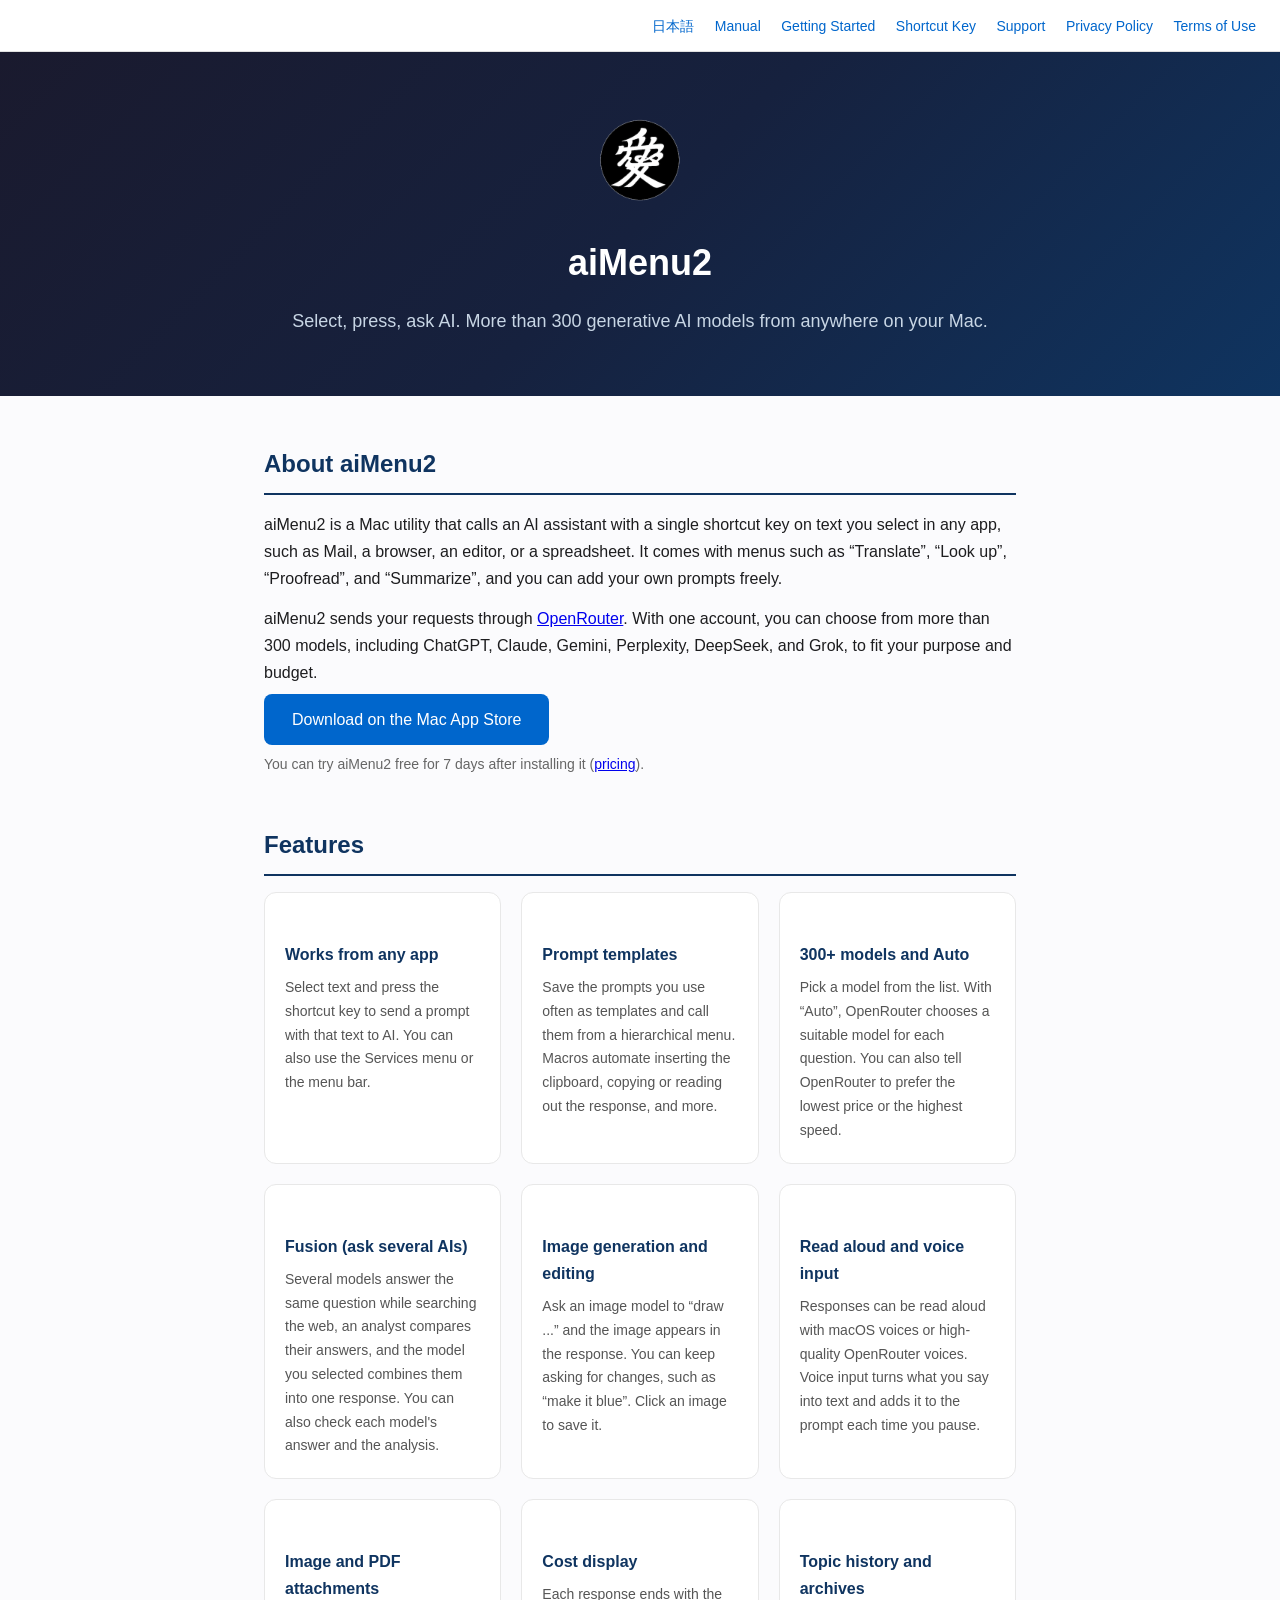
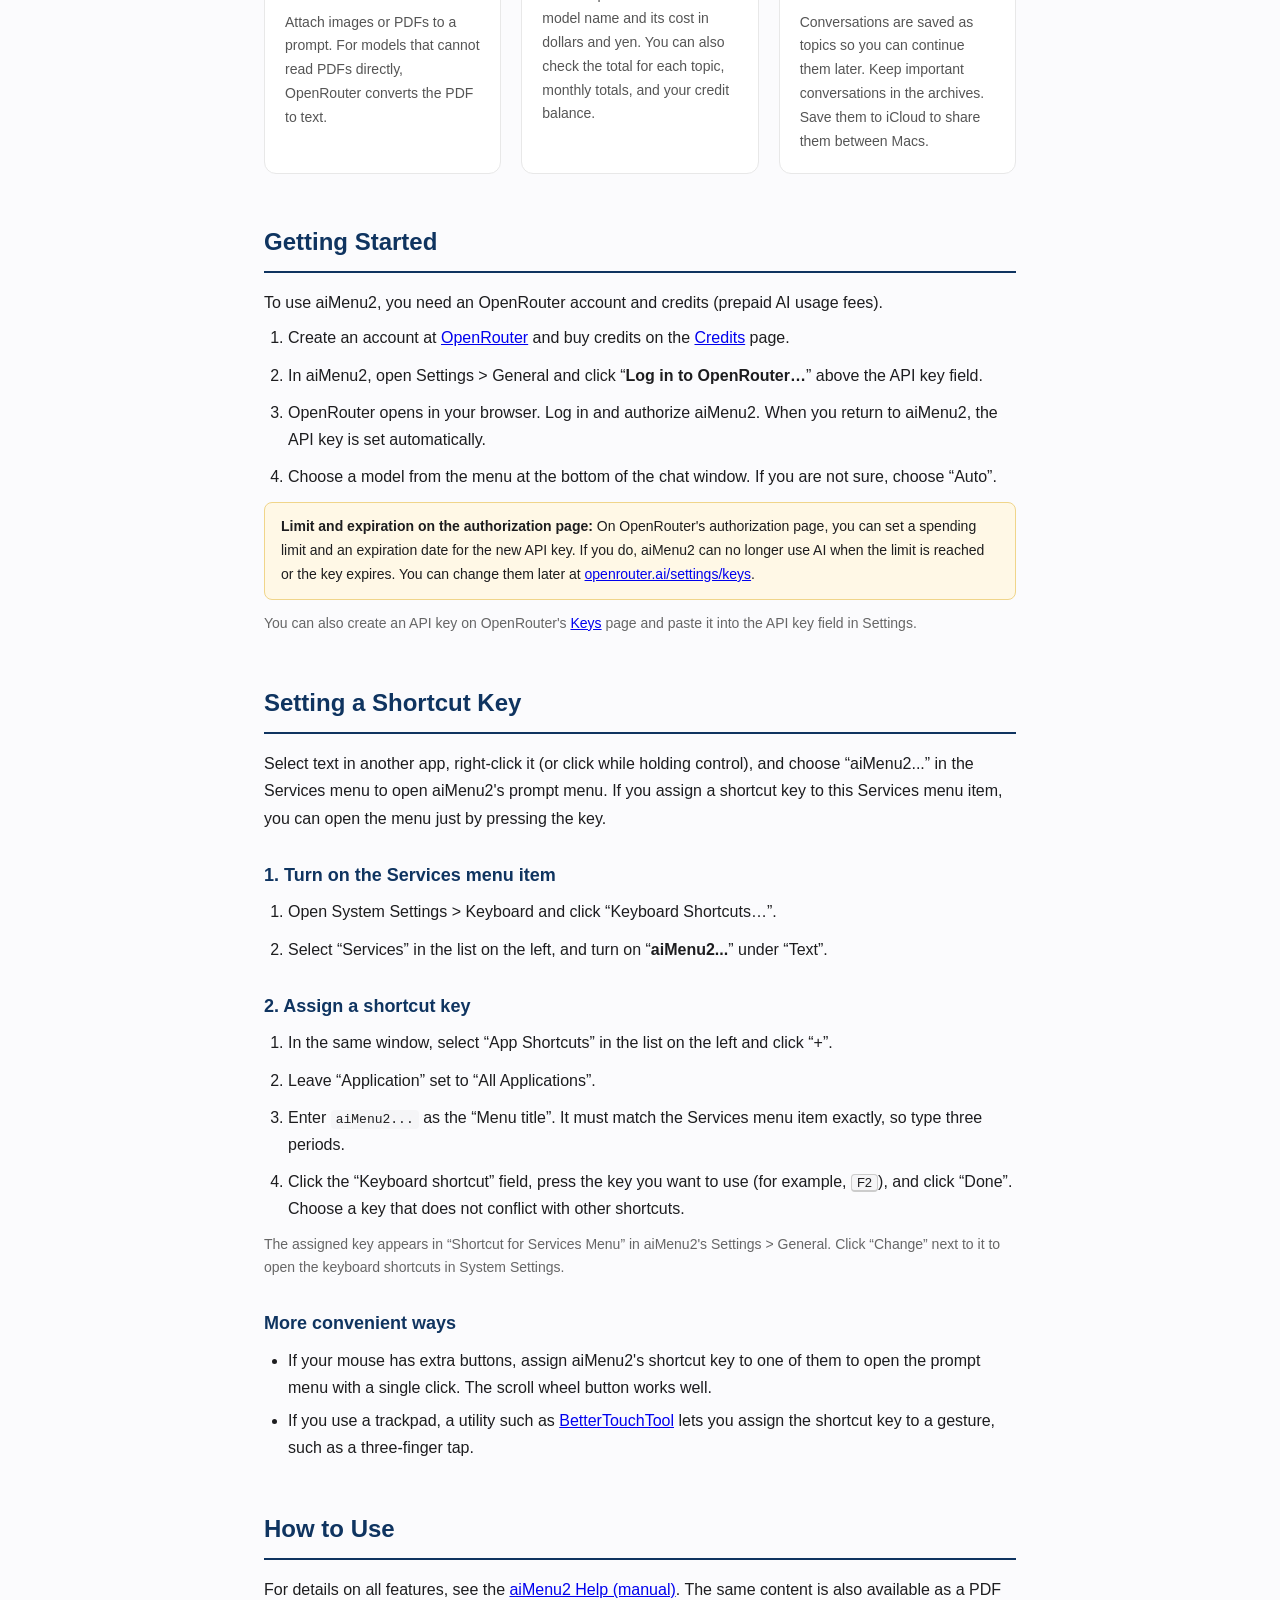
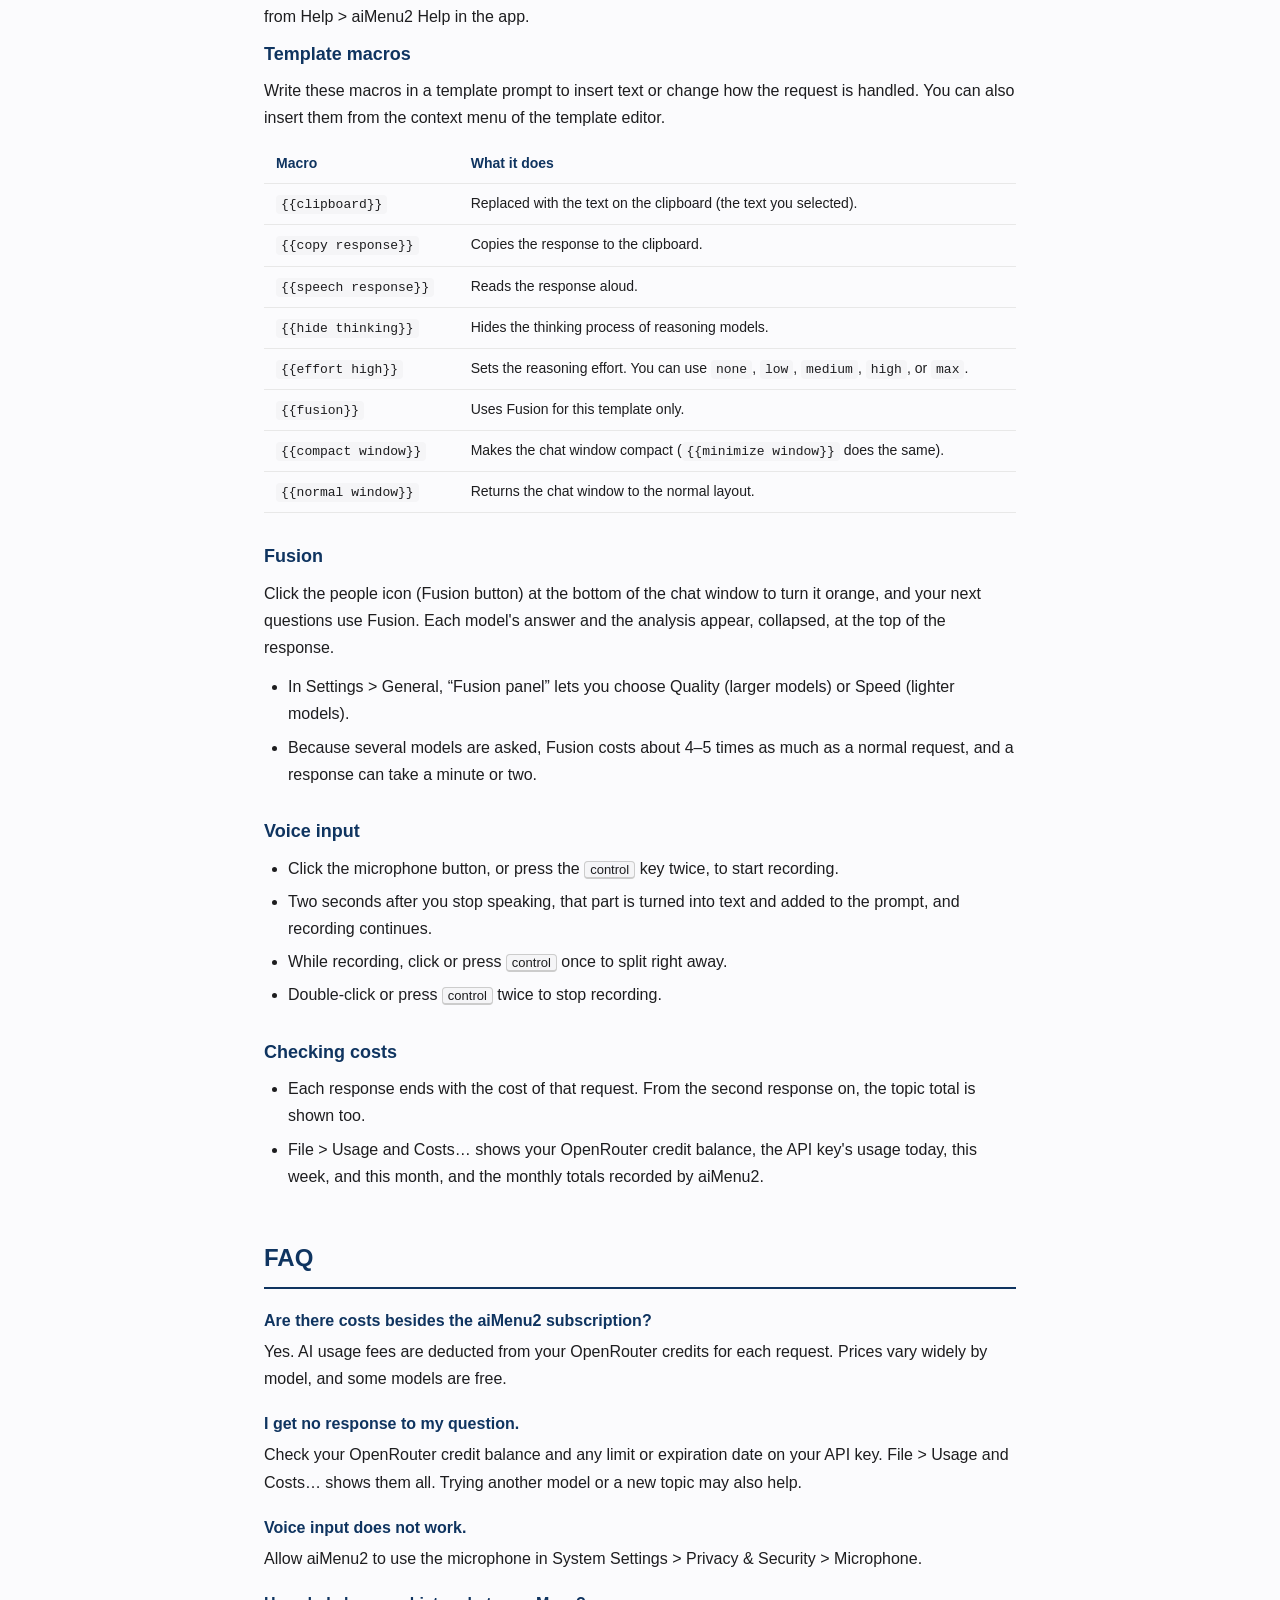
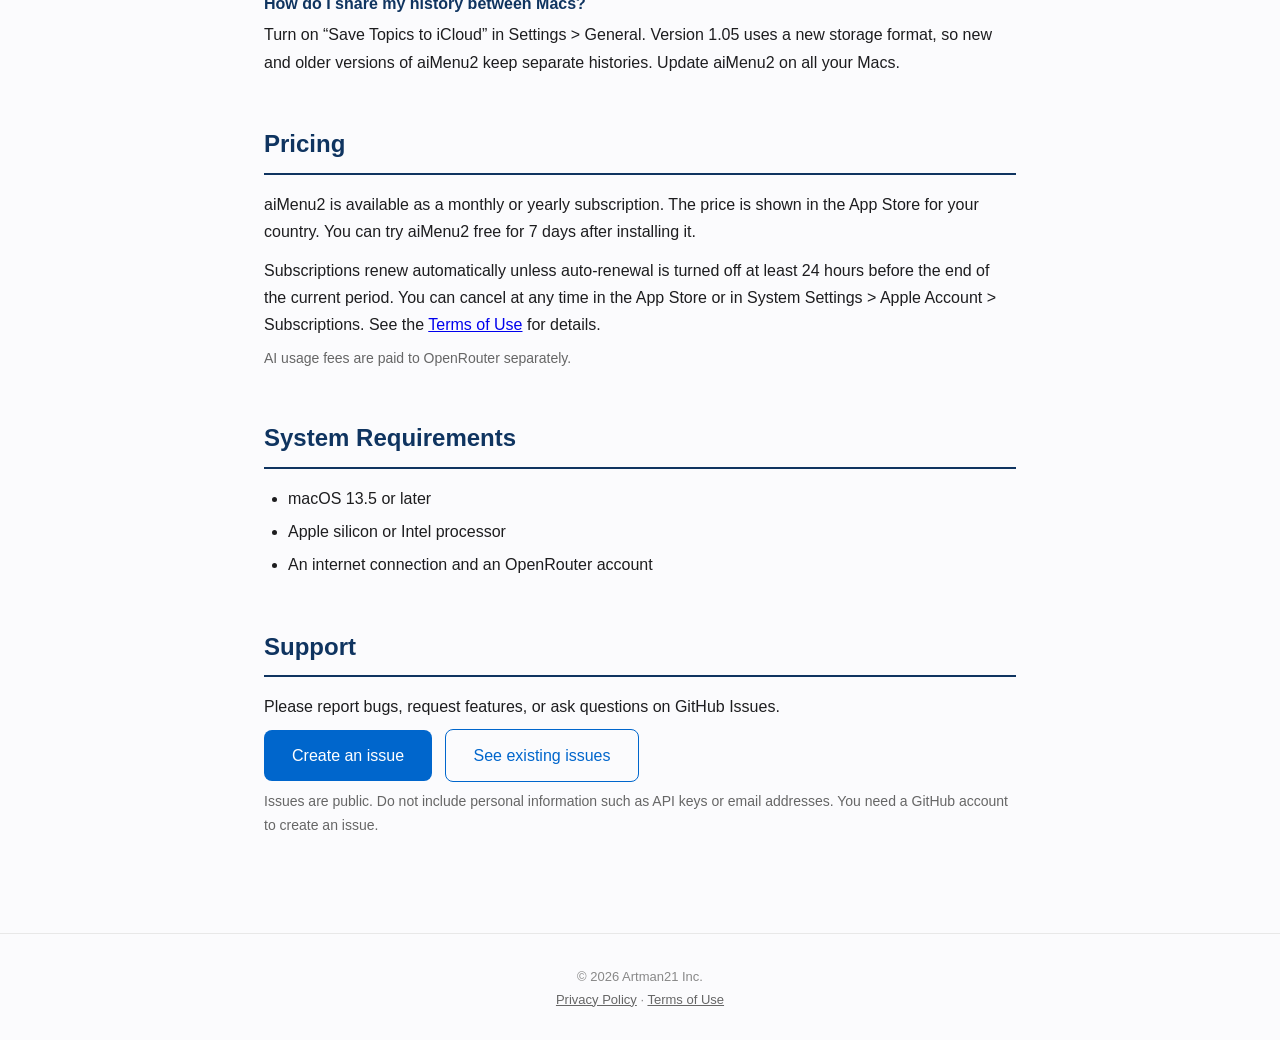
<file: docs/index.html>
<!DOCTYPE html>
<html lang="ja">
<head>
<meta charset="utf-8">
<meta name="viewport" content="width=device-width, initial-scale=1">
<title>aiMenu2</title>
<script>
  // ブラウザの言語設定で自動リダイレクト
  const lang = navigator.language || navigator.userLanguage;
  if (lang && lang.startsWith('ja')) {
    window.location.replace('ja/');
  } else {
    window.location.replace('en/');
  }
</script>
<noscript>
  <meta http-equiv="refresh" content="0;url=en/">
</noscript>
</head>
<body>
<p><a href="ja/">日本語</a> | <a href="en/">English</a></p>
</body>
</html>
</file>
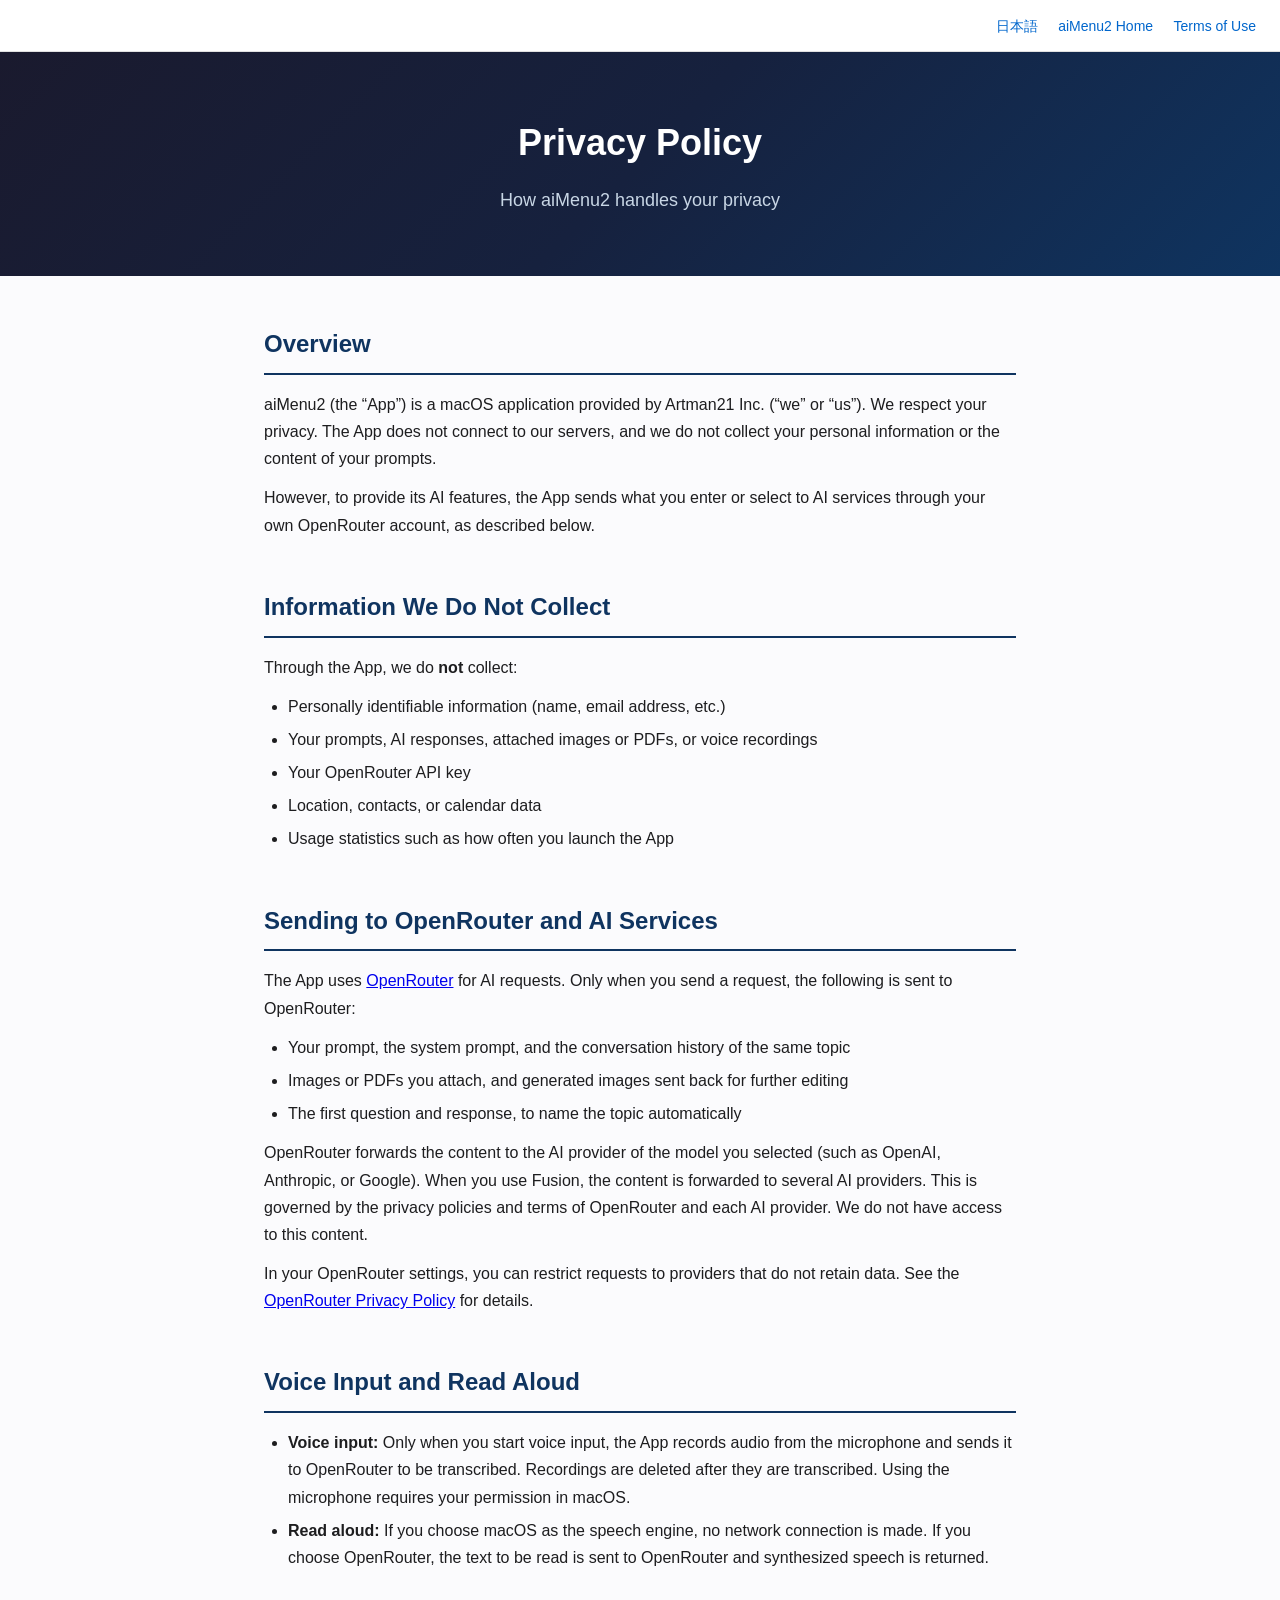
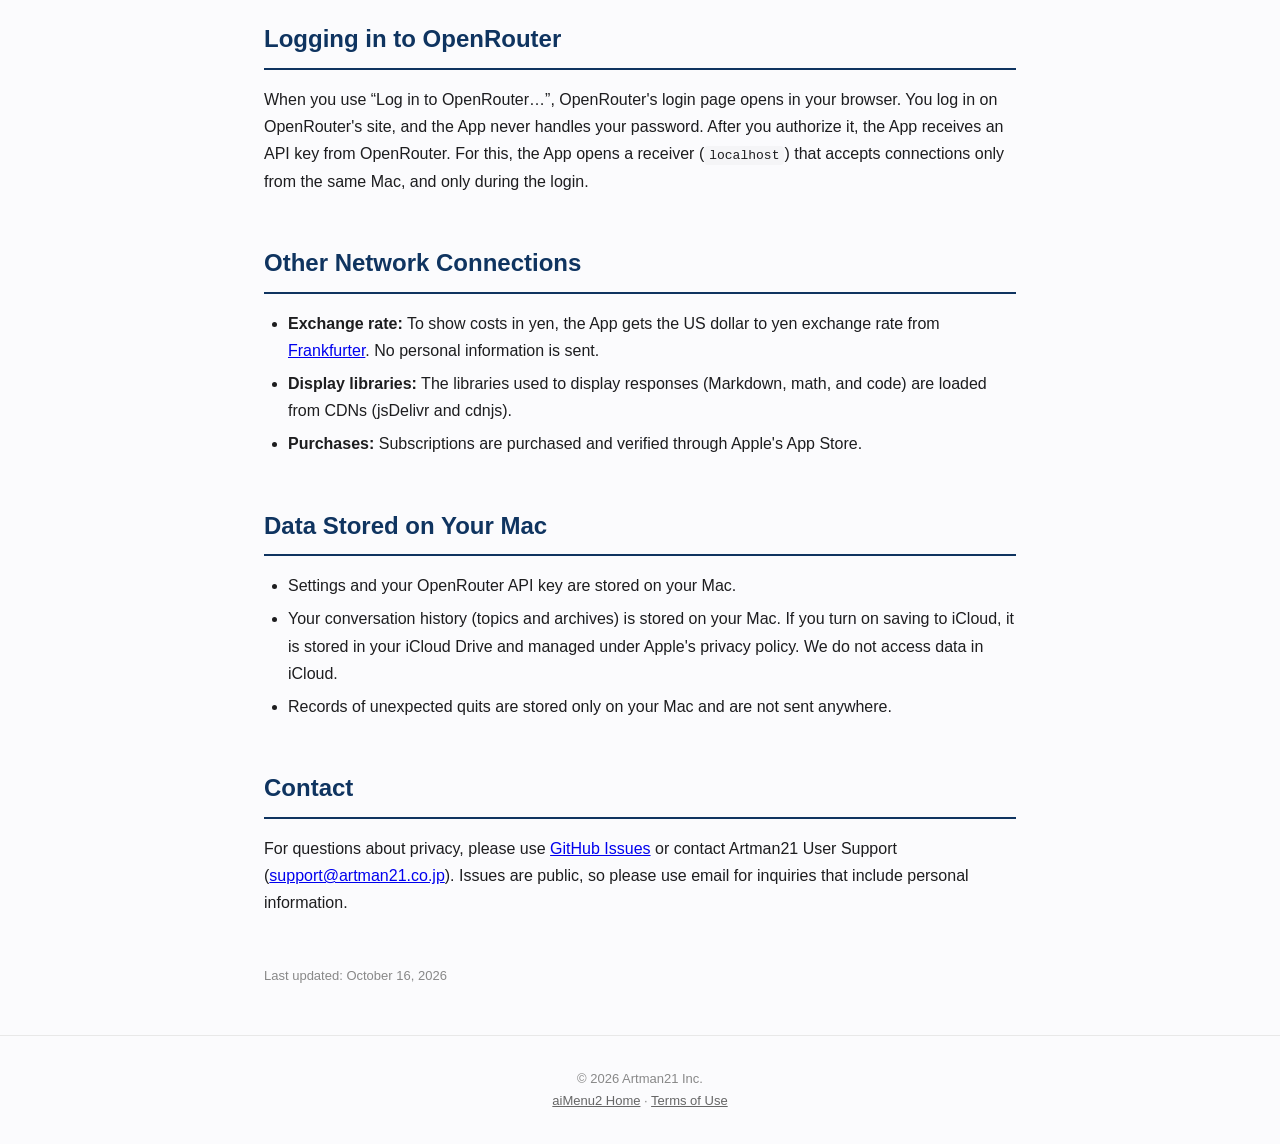
<file: docs/en/privacy.html>
<!DOCTYPE html>
<html lang="en">
<head>
<meta charset="utf-8">
<meta name="viewport" content="width=device-width, initial-scale=1">
<title>Privacy Policy - aiMenu2</title>
<link rel="stylesheet" href="../style.css?v=3">
</head>
<body>
<nav>
  <a href="../ja/privacy.html">日本語</a>
  <a href="./">aiMenu2 Home</a>
  <a href="terms.html">Terms of Use</a>
</nav>
<header>
  <h1>Privacy Policy</h1>
  <p>How aiMenu2 handles your privacy</p>
</header>
<main>
  <section>
    <h2>Overview</h2>
    <p>aiMenu2 (the “App”) is a macOS application provided by Artman21 Inc. (“we” or “us”). We respect your privacy. The App does not connect to our servers, and we do not collect your personal information or the content of your prompts.</p>
    <p>However, to provide its AI features, the App sends what you enter or select to AI services through your own OpenRouter account, as described below.</p>
  </section>

  <section>
    <h2>Information We Do Not Collect</h2>
    <p>Through the App, we do <strong>not</strong> collect:</p>
    <ul>
      <li>Personally identifiable information (name, email address, etc.)</li>
      <li>Your prompts, AI responses, attached images or PDFs, or voice recordings</li>
      <li>Your OpenRouter API key</li>
      <li>Location, contacts, or calendar data</li>
      <li>Usage statistics such as how often you launch the App</li>
    </ul>
  </section>

  <section>
    <h2>Sending to OpenRouter and AI Services</h2>
    <p>The App uses <a href="https://openrouter.ai/">OpenRouter</a> for AI requests. Only when you send a request, the following is sent to OpenRouter:</p>
    <ul>
      <li>Your prompt, the system prompt, and the conversation history of the same topic</li>
      <li>Images or PDFs you attach, and generated images sent back for further editing</li>
      <li>The first question and response, to name the topic automatically</li>
    </ul>
    <p>OpenRouter forwards the content to the AI provider of the model you selected (such as OpenAI, Anthropic, or Google). When you use Fusion, the content is forwarded to several AI providers. This is governed by the privacy policies and terms of OpenRouter and each AI provider. We do not have access to this content.</p>
    <p>In your OpenRouter settings, you can restrict requests to providers that do not retain data. See the <a href="https://openrouter.ai/privacy">OpenRouter Privacy Policy</a> for details.</p>
  </section>

  <section>
    <h2>Voice Input and Read Aloud</h2>
    <ul>
      <li><strong>Voice input:</strong> Only when you start voice input, the App records audio from the microphone and sends it to OpenRouter to be transcribed. Recordings are deleted after they are transcribed. Using the microphone requires your permission in macOS.</li>
      <li><strong>Read aloud:</strong> If you choose macOS as the speech engine, no network connection is made. If you choose OpenRouter, the text to be read is sent to OpenRouter and synthesized speech is returned.</li>
    </ul>
  </section>

  <section>
    <h2>Logging in to OpenRouter</h2>
    <p>When you use “Log in to OpenRouter…”, OpenRouter's login page opens in your browser. You log in on OpenRouter's site, and the App never handles your password. After you authorize it, the App receives an API key from OpenRouter. For this, the App opens a receiver (<code>localhost</code>) that accepts connections only from the same Mac, and only during the login.</p>
  </section>

  <section>
    <h2>Other Network Connections</h2>
    <ul>
      <li><strong>Exchange rate:</strong> To show costs in yen, the App gets the US dollar to yen exchange rate from <a href="https://frankfurter.dev/">Frankfurter</a>. No personal information is sent.</li>
      <li><strong>Display libraries:</strong> The libraries used to display responses (Markdown, math, and code) are loaded from CDNs (jsDelivr and cdnjs).</li>
      <li><strong>Purchases:</strong> Subscriptions are purchased and verified through Apple's App Store.</li>
    </ul>
  </section>

  <section>
    <h2>Data Stored on Your Mac</h2>
    <ul>
      <li>Settings and your OpenRouter API key are stored on your Mac.</li>
      <li>Your conversation history (topics and archives) is stored on your Mac. If you turn on saving to iCloud, it is stored in your iCloud Drive and managed under Apple's privacy policy. We do not access data in iCloud.</li>
      <li>Records of unexpected quits are stored only on your Mac and are not sent anywhere.</li>
    </ul>
  </section>

  <section>
    <h2>Contact</h2>
    <p>For questions about privacy, please use <a href="https://github.com/cometheart314/aiMenu2-docs/issues">GitHub Issues</a> or contact Artman21 User Support (<a href="mailto:support@artman21.co.jp">support@artman21.co.jp</a>). Issues are public, so please use email for inquiries that include personal information.</p>
  </section>

  <p style="margin-top: 48px; font-size: 13px; color: #888;">Last updated: October 16, 2026</p>
</main>
<footer>
  &copy; 2026 Artman21 Inc.<br>
  <a href="./">aiMenu2 Home</a> &middot; <a href="terms.html">Terms of Use</a>
</footer>
</body>
</html>
</file>
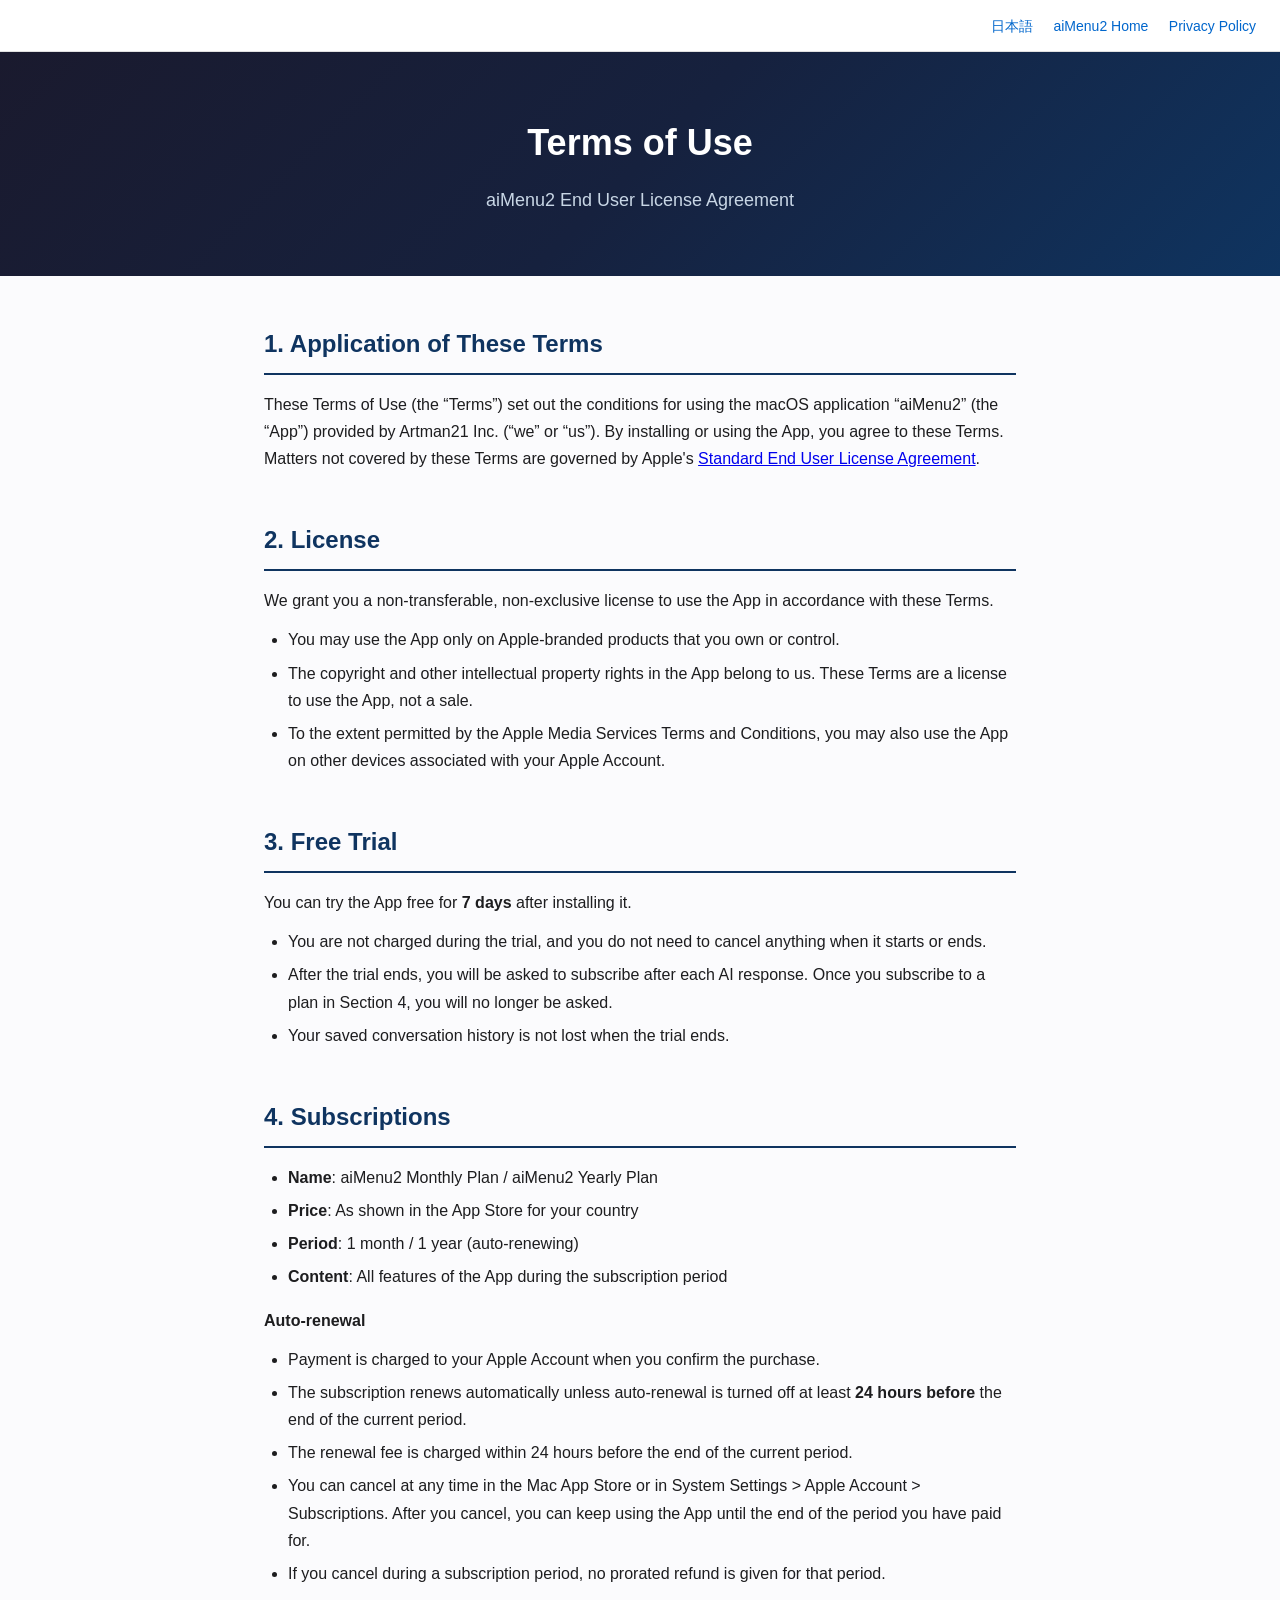
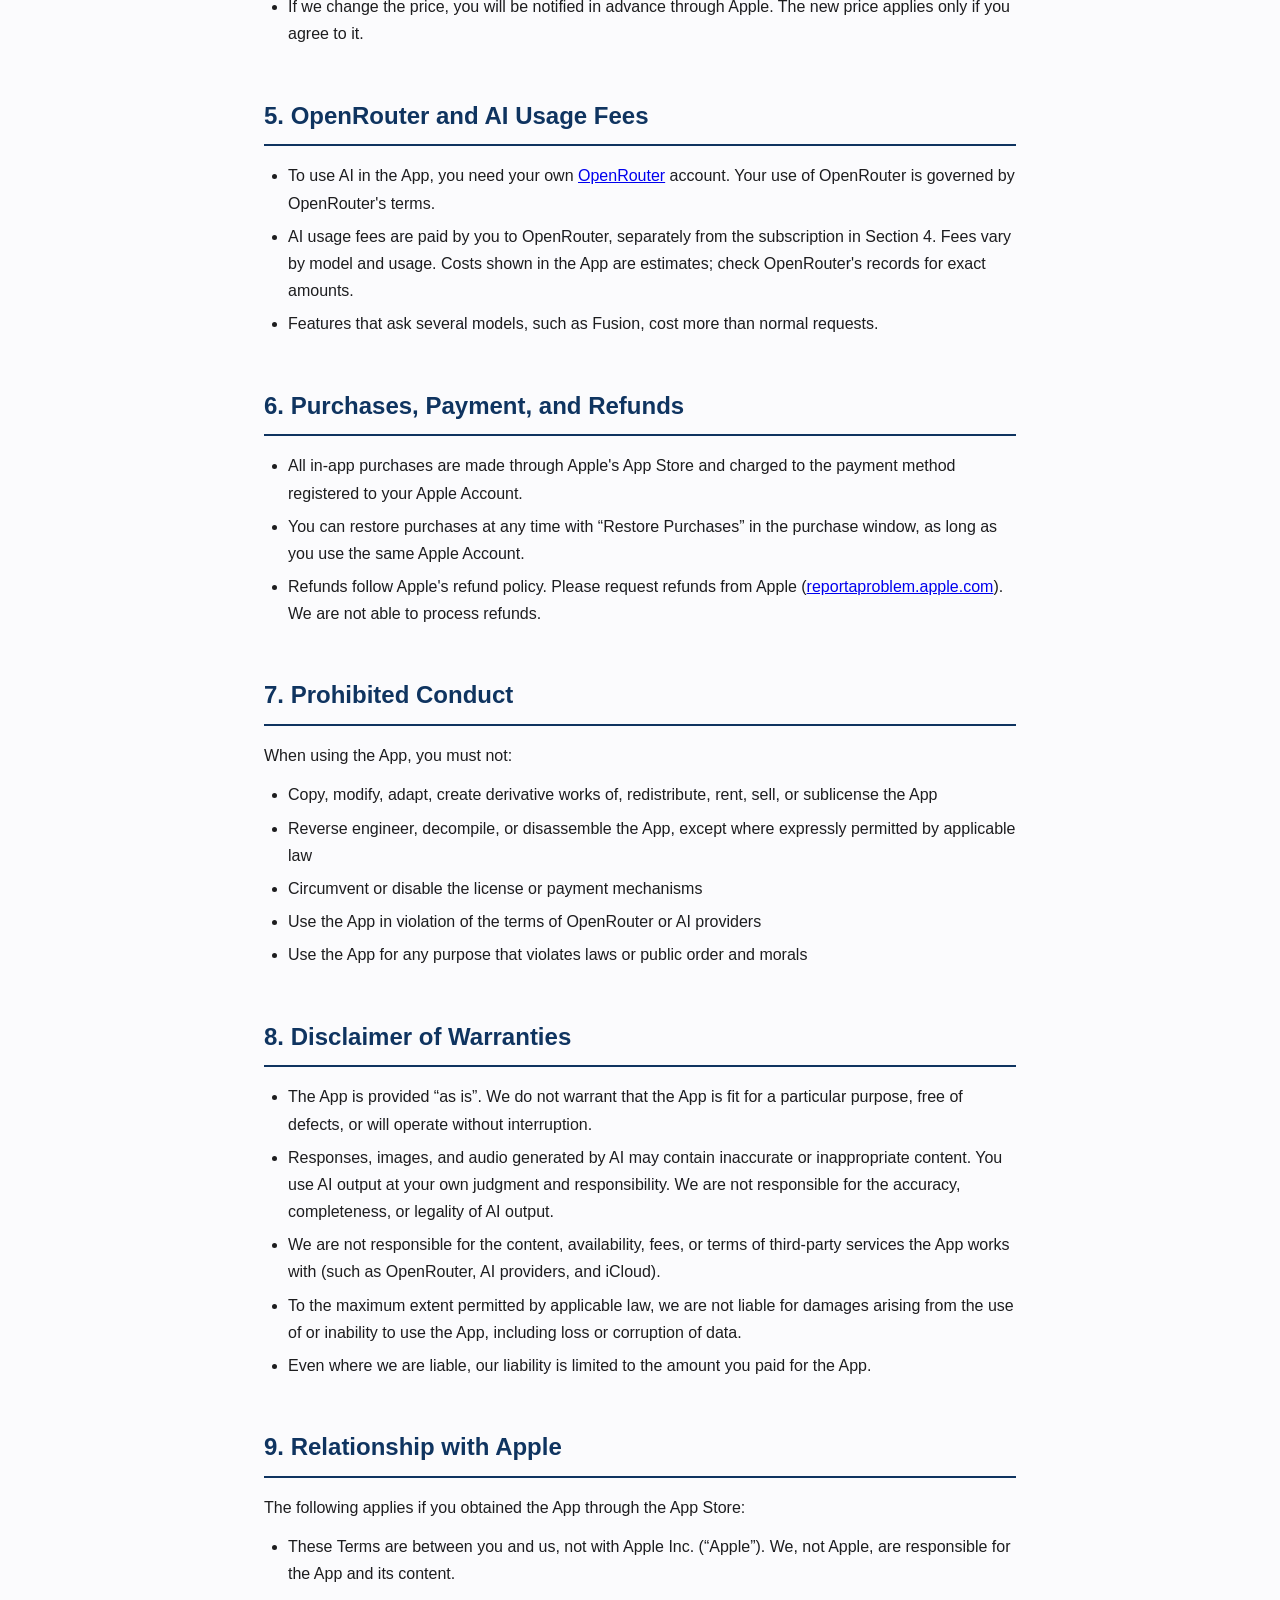
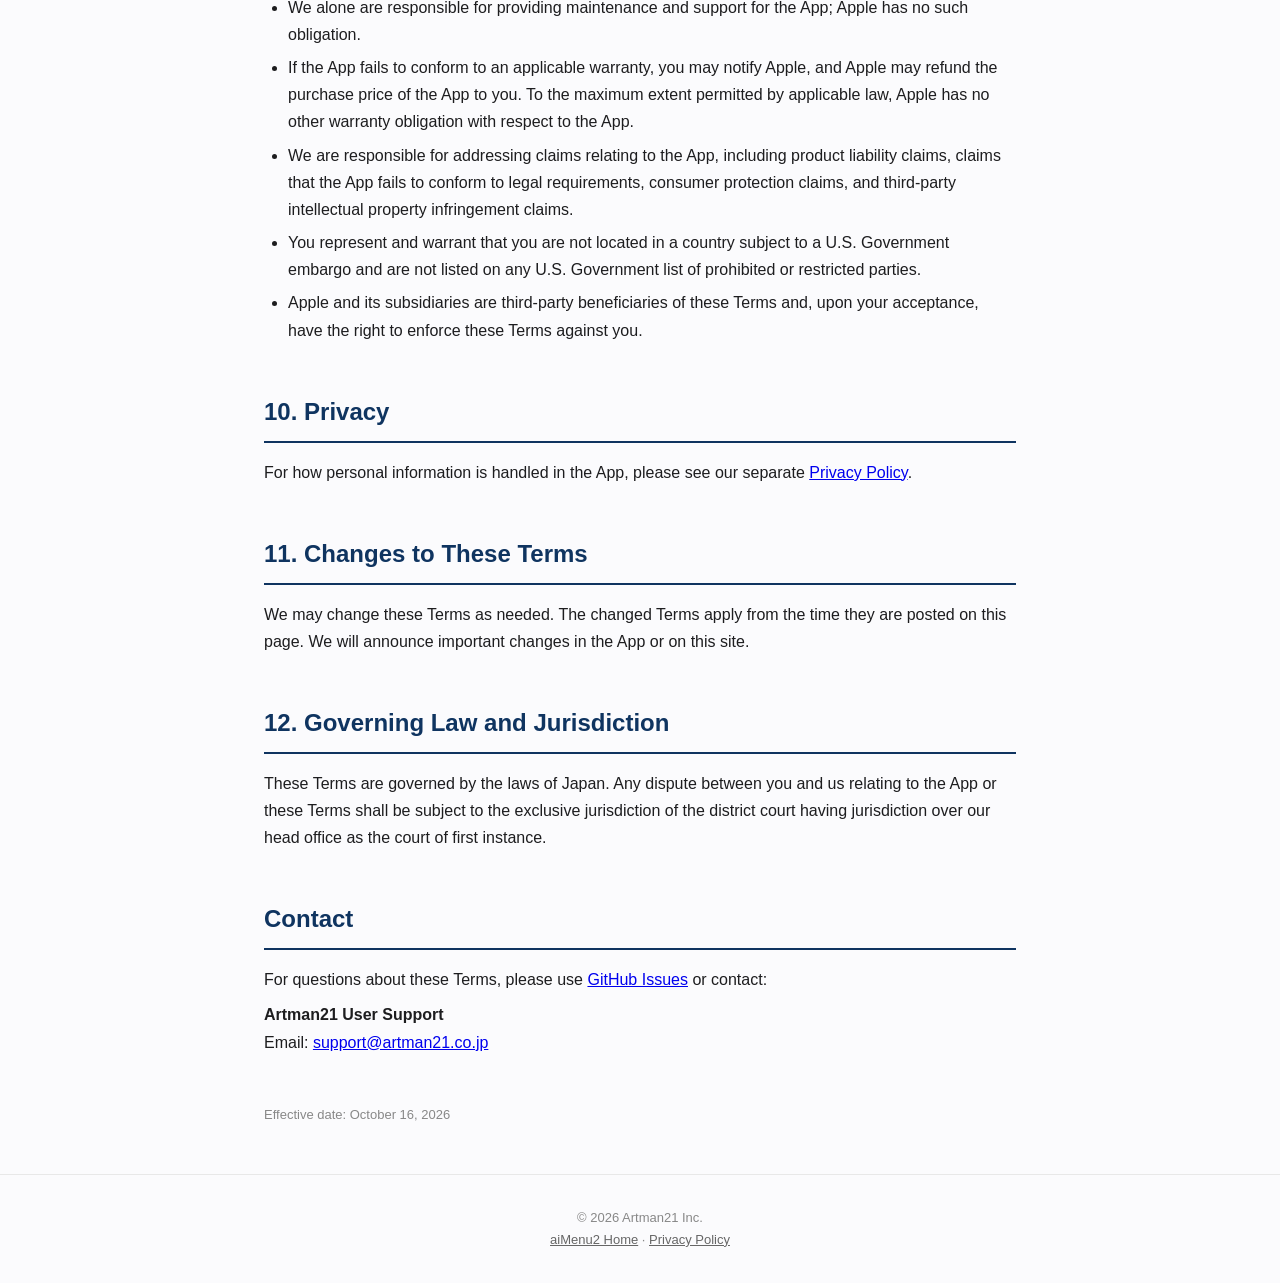
<file: docs/en/terms.html>
<!DOCTYPE html>
<html lang="en">
<head>
<meta charset="utf-8">
<meta name="viewport" content="width=device-width, initial-scale=1">
<title>Terms of Use - aiMenu2</title>
<link rel="stylesheet" href="../style.css?v=3">
</head>
<body>
<nav>
  <a href="../ja/terms.html">日本語</a>
  <a href="./">aiMenu2 Home</a>
  <a href="privacy.html">Privacy Policy</a>
</nav>
<header>
  <h1>Terms of Use</h1>
  <p>aiMenu2 End User License Agreement</p>
</header>
<main>
<section>
<h2>1. Application of These Terms</h2>
<p>These Terms of Use (the “Terms”) set out the conditions for using the macOS application “aiMenu2” (the “App”) provided by Artman21 Inc. (“we” or “us”). By installing or using the App, you agree to these Terms. Matters not covered by these Terms are governed by Apple's <a href="https://www.apple.com/legal/internet-services/itunes/dev/stdeula/">Standard End User License Agreement</a>.</p>
</section>

<section>
<h2>2. License</h2>
<p>We grant you a non-transferable, non-exclusive license to use the App in accordance with these Terms.</p>
<ul>
<li>You may use the App only on Apple-branded products that you own or control.</li>
<li>The copyright and other intellectual property rights in the App belong to us. These Terms are a license to use the App, not a sale.</li>
<li>To the extent permitted by the Apple Media Services Terms and Conditions, you may also use the App on other devices associated with your Apple Account.</li>
</ul>
</section>

<section>
<h2>3. Free Trial</h2>
<p>You can try the App free for <strong>7 days</strong> after installing it.</p>
<ul>
<li>You are not charged during the trial, and you do not need to cancel anything when it starts or ends.</li>
<li>After the trial ends, you will be asked to subscribe after each AI response. Once you subscribe to a plan in Section 4, you will no longer be asked.</li>
<li>Your saved conversation history is not lost when the trial ends.</li>
</ul>
</section>

<section>
<h2>4. Subscriptions</h2>
<ul>
<li><strong>Name</strong>: aiMenu2 Monthly Plan / aiMenu2 Yearly Plan</li>
<li><strong>Price</strong>: As shown in the App Store for your country</li>
<li><strong>Period</strong>: 1 month / 1 year (auto-renewing)</li>
<li><strong>Content</strong>: All features of the App during the subscription period</li>
</ul>
<p style="margin-top: 16px;"><strong>Auto-renewal</strong></p>
<ul>
<li>Payment is charged to your Apple Account when you confirm the purchase.</li>
<li>The subscription renews automatically unless auto-renewal is turned off at least <strong>24 hours before</strong> the end of the current period.</li>
<li>The renewal fee is charged within 24 hours before the end of the current period.</li>
<li>You can cancel at any time in the Mac App Store or in System Settings &gt; Apple Account &gt; Subscriptions. After you cancel, you can keep using the App until the end of the period you have paid for.</li>
<li>If you cancel during a subscription period, no prorated refund is given for that period.</li>
<li>If we change the price, you will be notified in advance through Apple. The new price applies only if you agree to it.</li>
</ul>
</section>

<section>
<h2>5. OpenRouter and AI Usage Fees</h2>
<ul>
<li>To use AI in the App, you need your own <a href="https://openrouter.ai/">OpenRouter</a> account. Your use of OpenRouter is governed by OpenRouter's terms.</li>
<li>AI usage fees are paid by you to OpenRouter, separately from the subscription in Section 4. Fees vary by model and usage. Costs shown in the App are estimates; check OpenRouter's records for exact amounts.</li>
<li>Features that ask several models, such as Fusion, cost more than normal requests.</li>
</ul>
</section>

<section>
<h2>6. Purchases, Payment, and Refunds</h2>
<ul>
<li>All in-app purchases are made through Apple's App Store and charged to the payment method registered to your Apple Account.</li>
<li>You can restore purchases at any time with “Restore Purchases” in the purchase window, as long as you use the same Apple Account.</li>
<li>Refunds follow Apple's refund policy. Please request refunds from Apple (<a href="https://reportaproblem.apple.com/">reportaproblem.apple.com</a>). We are not able to process refunds.</li>
</ul>
</section>

<section>
<h2>7. Prohibited Conduct</h2>
<p>When using the App, you must not:</p>
<ul>
<li>Copy, modify, adapt, create derivative works of, redistribute, rent, sell, or sublicense the App</li>
<li>Reverse engineer, decompile, or disassemble the App, except where expressly permitted by applicable law</li>
<li>Circumvent or disable the license or payment mechanisms</li>
<li>Use the App in violation of the terms of OpenRouter or AI providers</li>
<li>Use the App for any purpose that violates laws or public order and morals</li>
</ul>
</section>

<section>
<h2>8. Disclaimer of Warranties</h2>
<ul>
<li>The App is provided “as is”. We do not warrant that the App is fit for a particular purpose, free of defects, or will operate without interruption.</li>
<li>Responses, images, and audio generated by AI may contain inaccurate or inappropriate content. You use AI output at your own judgment and responsibility. We are not responsible for the accuracy, completeness, or legality of AI output.</li>
<li>We are not responsible for the content, availability, fees, or terms of third-party services the App works with (such as OpenRouter, AI providers, and iCloud).</li>
<li>To the maximum extent permitted by applicable law, we are not liable for damages arising from the use of or inability to use the App, including loss or corruption of data.</li>
<li>Even where we are liable, our liability is limited to the amount you paid for the App.</li>
</ul>
</section>

<section>
<h2>9. Relationship with Apple</h2>
<p>The following applies if you obtained the App through the App Store:</p>
<ul>
<li>These Terms are between you and us, not with Apple Inc. (“Apple”). We, not Apple, are responsible for the App and its content.</li>
<li>We alone are responsible for providing maintenance and support for the App; Apple has no such obligation.</li>
<li>If the App fails to conform to an applicable warranty, you may notify Apple, and Apple may refund the purchase price of the App to you. To the maximum extent permitted by applicable law, Apple has no other warranty obligation with respect to the App.</li>
<li>We are responsible for addressing claims relating to the App, including product liability claims, claims that the App fails to conform to legal requirements, consumer protection claims, and third-party intellectual property infringement claims.</li>
<li>You represent and warrant that you are not located in a country subject to a U.S. Government embargo and are not listed on any U.S. Government list of prohibited or restricted parties.</li>
<li>Apple and its subsidiaries are third-party beneficiaries of these Terms and, upon your acceptance, have the right to enforce these Terms against you.</li>
</ul>
</section>

<section>
<h2>10. Privacy</h2>
<p>For how personal information is handled in the App, please see our separate <a href="privacy.html">Privacy Policy</a>.</p>
</section>

<section>
<h2>11. Changes to These Terms</h2>
<p>We may change these Terms as needed. The changed Terms apply from the time they are posted on this page. We will announce important changes in the App or on this site.</p>
</section>

<section>
<h2>12. Governing Law and Jurisdiction</h2>
<p>These Terms are governed by the laws of Japan. Any dispute between you and us relating to the App or these Terms shall be subject to the exclusive jurisdiction of the district court having jurisdiction over our head office as the court of first instance.</p>
</section>

<section>
<h2>Contact</h2>
<p>For questions about these Terms, please use <a href="https://github.com/cometheart314/aiMenu2-docs/issues">GitHub Issues</a> or contact:</p>
<p style="margin-top: 8px;"><strong>Artman21 User Support</strong><br>
Email: <a href="mailto:support@artman21.co.jp">support@artman21.co.jp</a></p>
</section>

<p style="margin-top: 48px; font-size: 13px; color: #888;">Effective date: October 16, 2026</p>
</main>
<footer>
  &copy; 2026 Artman21 Inc.<br>
  <a href="./">aiMenu2 Home</a> &middot; <a href="privacy.html">Privacy Policy</a>
</footer>
</body>
</html>
</file>
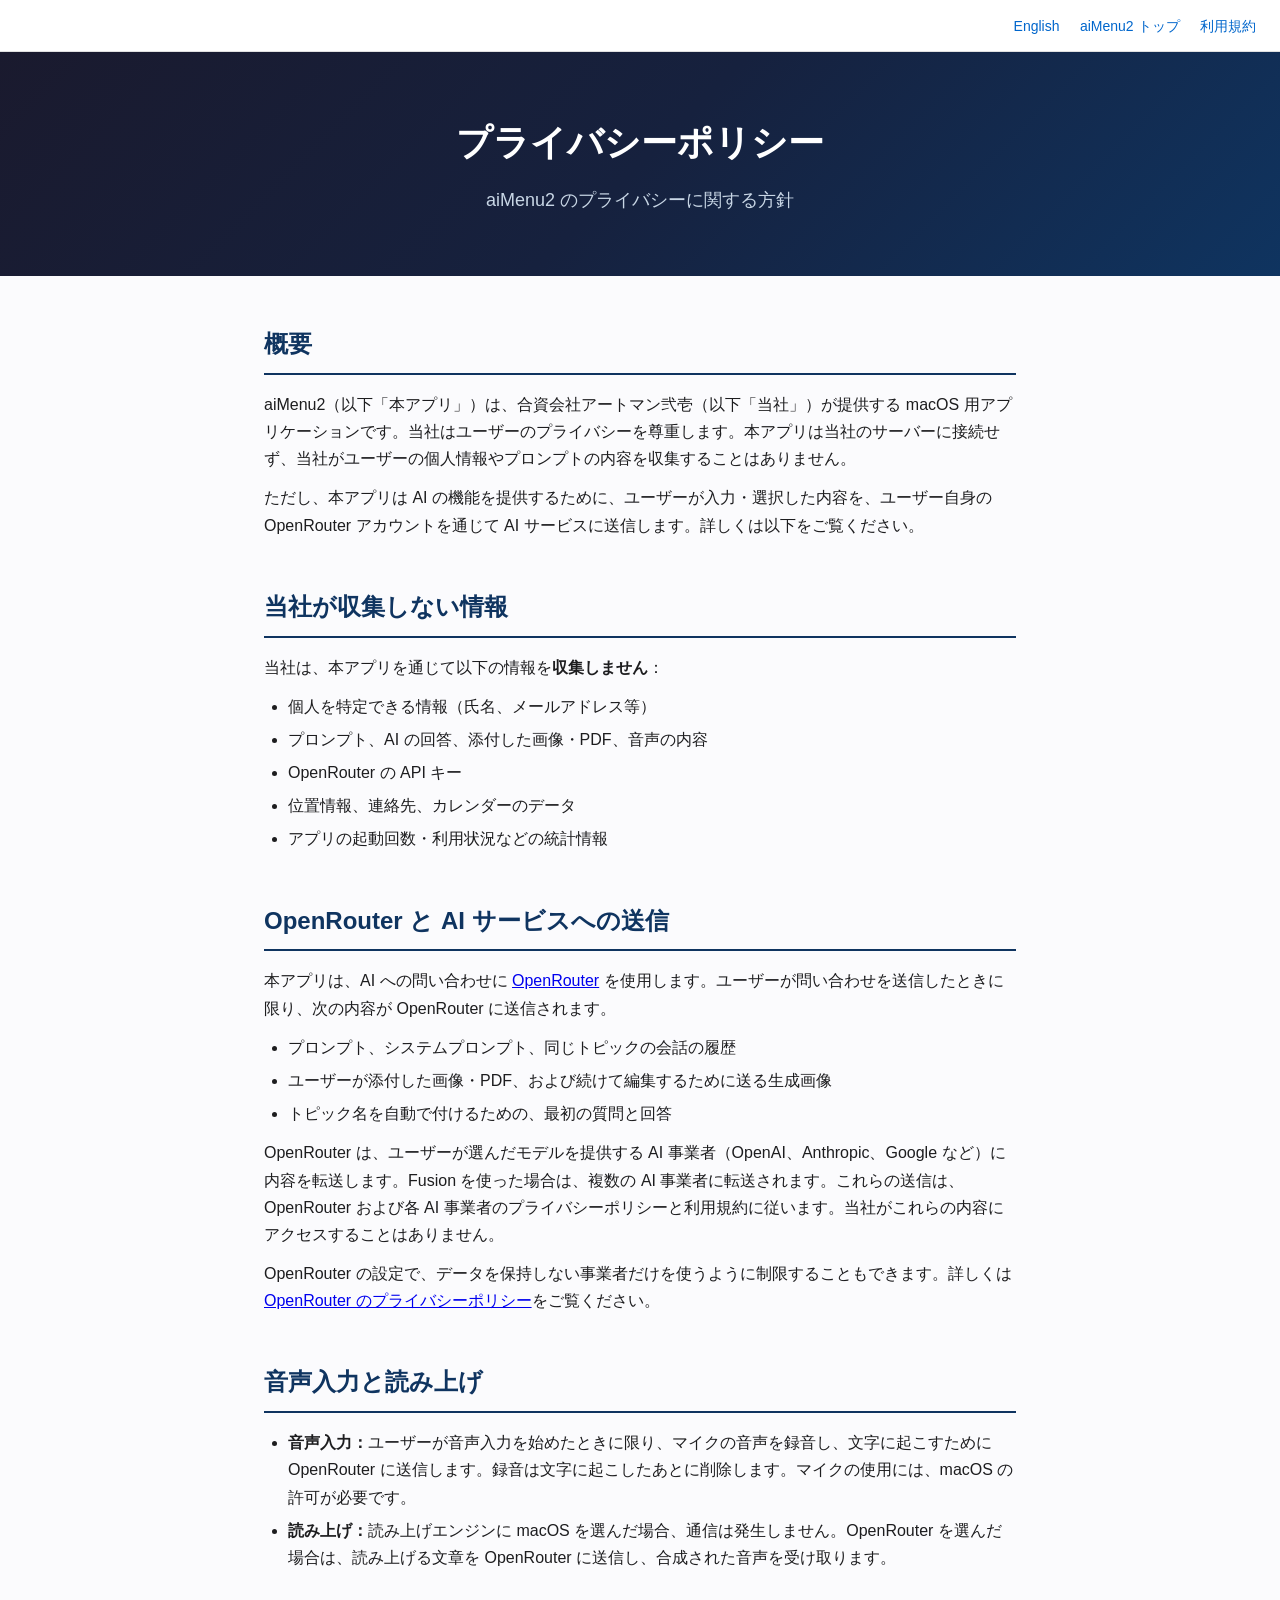
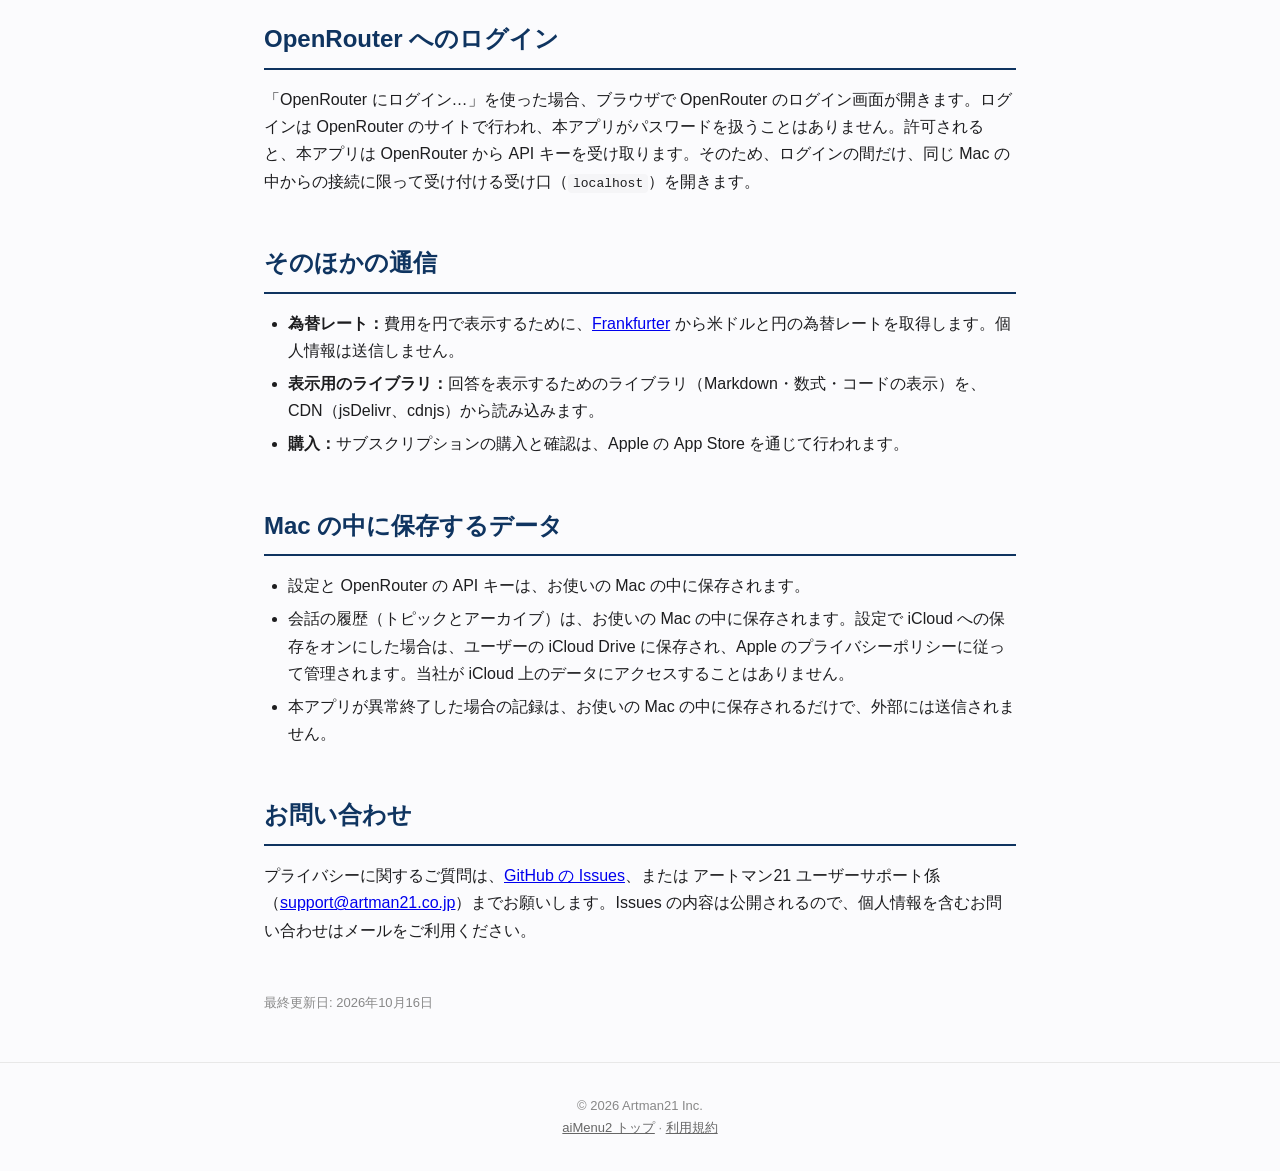
<file: docs/ja/privacy.html>
<!DOCTYPE html>
<html lang="ja">
<head>
<meta charset="utf-8">
<meta name="viewport" content="width=device-width, initial-scale=1">
<title>プライバシーポリシー - aiMenu2</title>
<link rel="stylesheet" href="../style.css?v=3">
</head>
<body>
<nav>
  <a href="../en/privacy.html">English</a>
  <a href="./">aiMenu2 トップ</a>
  <a href="terms.html">利用規約</a>
</nav>
<header>
  <h1>プライバシーポリシー</h1>
  <p>aiMenu2 のプライバシーに関する方針</p>
</header>
<main>
  <section>
    <h2>概要</h2>
    <p>aiMenu2（以下「本アプリ」）は、合資会社アートマン弐壱（以下「当社」）が提供する macOS 用アプリケーションです。当社はユーザーのプライバシーを尊重します。本アプリは当社のサーバーに接続せず、当社がユーザーの個人情報やプロンプトの内容を収集することはありません。</p>
    <p>ただし、本アプリは AI の機能を提供するために、ユーザーが入力・選択した内容を、ユーザー自身の OpenRouter アカウントを通じて AI サービスに送信します。詳しくは以下をご覧ください。</p>
  </section>

  <section>
    <h2>当社が収集しない情報</h2>
    <p>当社は、本アプリを通じて以下の情報を<strong>収集しません</strong>：</p>
    <ul>
      <li>個人を特定できる情報（氏名、メールアドレス等）</li>
      <li>プロンプト、AI の回答、添付した画像・PDF、音声の内容</li>
      <li>OpenRouter の API キー</li>
      <li>位置情報、連絡先、カレンダーのデータ</li>
      <li>アプリの起動回数・利用状況などの統計情報</li>
    </ul>
  </section>

  <section>
    <h2>OpenRouter と AI サービスへの送信</h2>
    <p>本アプリは、AI への問い合わせに <a href="https://openrouter.ai/">OpenRouter</a> を使用します。ユーザーが問い合わせを送信したときに限り、次の内容が OpenRouter に送信されます。</p>
    <ul>
      <li>プロンプト、システムプロンプト、同じトピックの会話の履歴</li>
      <li>ユーザーが添付した画像・PDF、および続けて編集するために送る生成画像</li>
      <li>トピック名を自動で付けるための、最初の質問と回答</li>
    </ul>
    <p>OpenRouter は、ユーザーが選んだモデルを提供する AI 事業者（OpenAI、Anthropic、Google など）に内容を転送します。Fusion を使った場合は、複数の AI 事業者に転送されます。これらの送信は、OpenRouter および各 AI 事業者のプライバシーポリシーと利用規約に従います。当社がこれらの内容にアクセスすることはありません。</p>
    <p>OpenRouter の設定で、データを保持しない事業者だけを使うように制限することもできます。詳しくは <a href="https://openrouter.ai/privacy">OpenRouter のプライバシーポリシー</a>をご覧ください。</p>
  </section>

  <section>
    <h2>音声入力と読み上げ</h2>
    <ul>
      <li><strong>音声入力：</strong>ユーザーが音声入力を始めたときに限り、マイクの音声を録音し、文字に起こすために OpenRouter に送信します。録音は文字に起こしたあとに削除します。マイクの使用には、macOS の許可が必要です。</li>
      <li><strong>読み上げ：</strong>読み上げエンジンに macOS を選んだ場合、通信は発生しません。OpenRouter を選んだ場合は、読み上げる文章を OpenRouter に送信し、合成された音声を受け取ります。</li>
    </ul>
  </section>

  <section>
    <h2>OpenRouter へのログイン</h2>
    <p>「OpenRouter にログイン…」を使った場合、ブラウザで OpenRouter のログイン画面が開きます。ログインは OpenRouter のサイトで行われ、本アプリがパスワードを扱うことはありません。許可されると、本アプリは OpenRouter から API キーを受け取ります。そのため、ログインの間だけ、同じ Mac の中からの接続に限って受け付ける受け口（<code>localhost</code>）を開きます。</p>
  </section>

  <section>
    <h2>そのほかの通信</h2>
    <ul>
      <li><strong>為替レート：</strong>費用を円で表示するために、<a href="https://frankfurter.dev/">Frankfurter</a> から米ドルと円の為替レートを取得します。個人情報は送信しません。</li>
      <li><strong>表示用のライブラリ：</strong>回答を表示するためのライブラリ（Markdown・数式・コードの表示）を、CDN（jsDelivr、cdnjs）から読み込みます。</li>
      <li><strong>購入：</strong>サブスクリプションの購入と確認は、Apple の App Store を通じて行われます。</li>
    </ul>
  </section>

  <section>
    <h2>Mac の中に保存するデータ</h2>
    <ul>
      <li>設定と OpenRouter の API キーは、お使いの Mac の中に保存されます。</li>
      <li>会話の履歴（トピックとアーカイブ）は、お使いの Mac の中に保存されます。設定で iCloud への保存をオンにした場合は、ユーザーの iCloud Drive に保存され、Apple のプライバシーポリシーに従って管理されます。当社が iCloud 上のデータにアクセスすることはありません。</li>
      <li>本アプリが異常終了した場合の記録は、お使いの Mac の中に保存されるだけで、外部には送信されません。</li>
    </ul>
  </section>

  <section>
    <h2>お問い合わせ</h2>
    <p>プライバシーに関するご質問は、<a href="https://github.com/cometheart314/aiMenu2-docs/issues">GitHub の Issues</a>、または アートマン21 ユーザーサポート係（<a href="mailto:support@artman21.co.jp">support@artman21.co.jp</a>）までお願いします。Issues の内容は公開されるので、個人情報を含むお問い合わせはメールをご利用ください。</p>
  </section>

  <p style="margin-top: 48px; font-size: 13px; color: #888;">最終更新日: 2026年10月16日</p>
</main>
<footer>
  &copy; 2026 Artman21 Inc.<br>
  <a href="./">aiMenu2 トップ</a> &middot; <a href="terms.html">利用規約</a>
</footer>
</body>
</html>
</file>
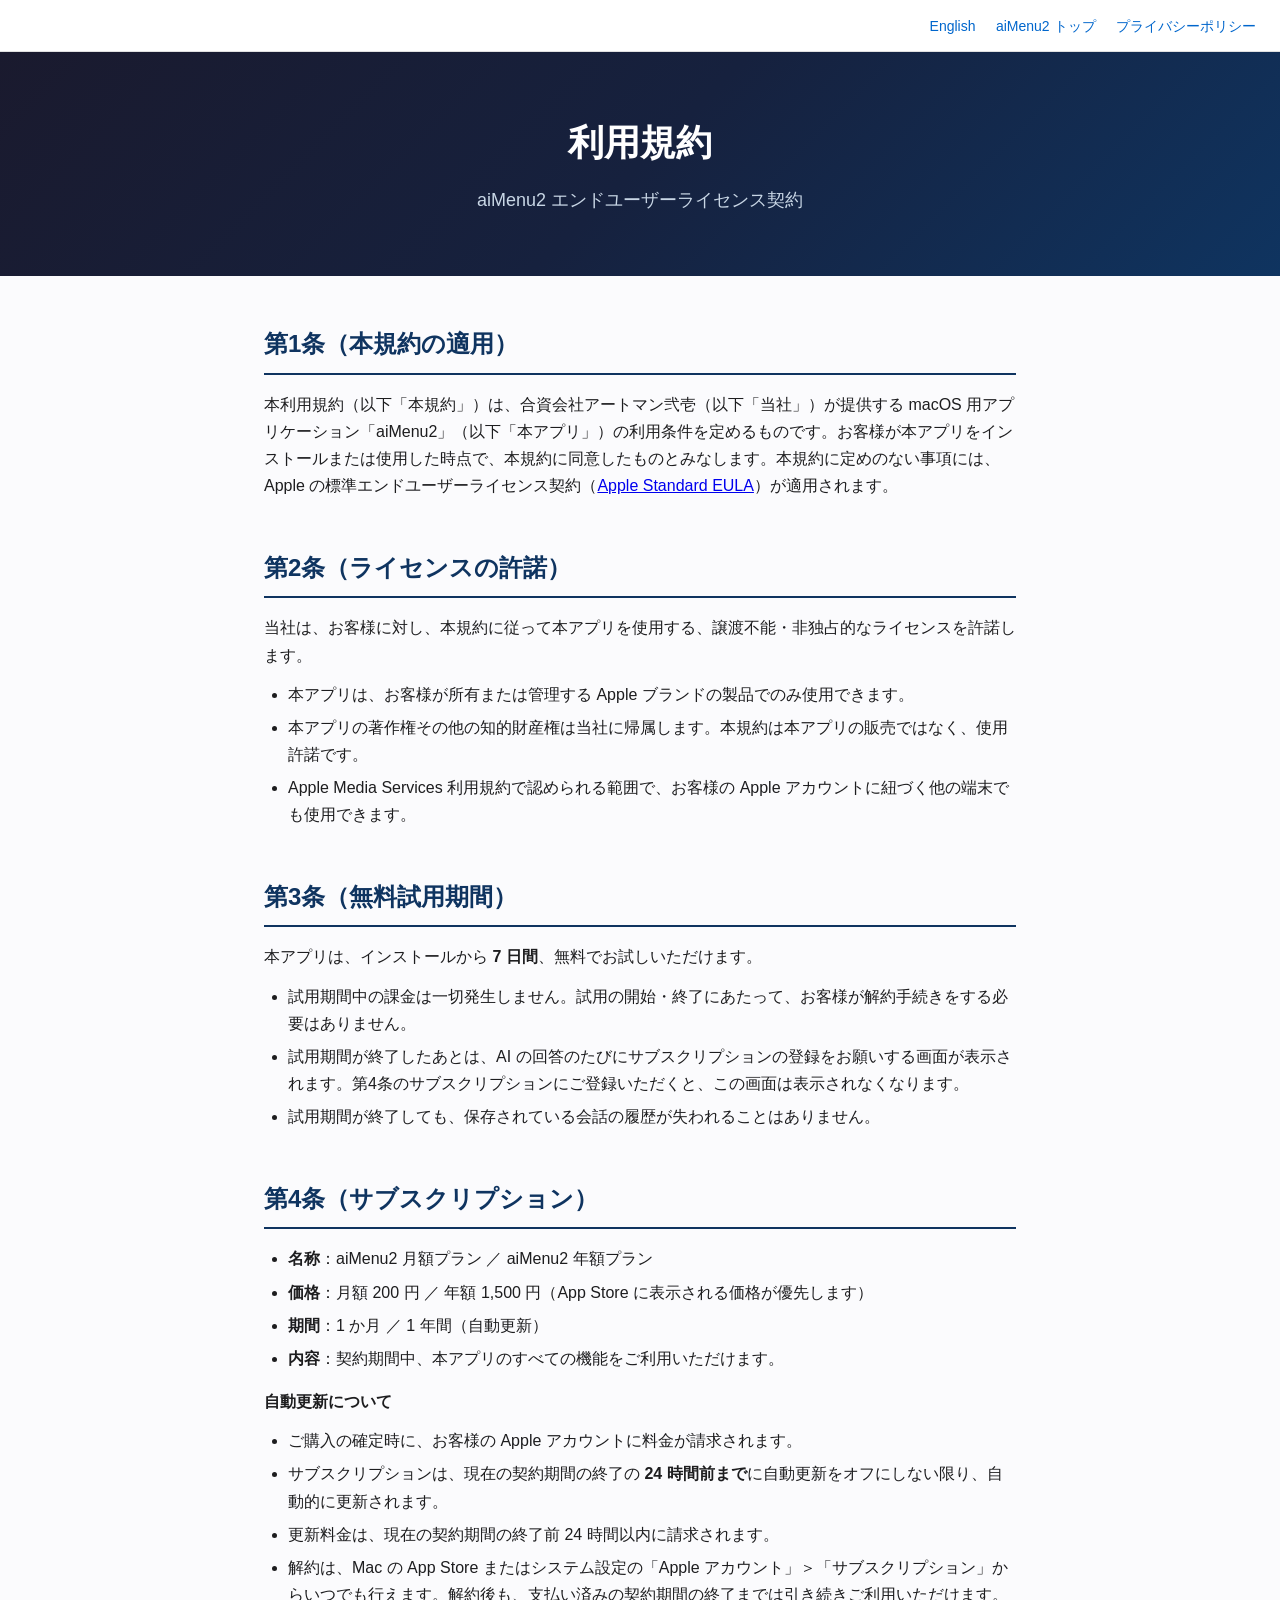
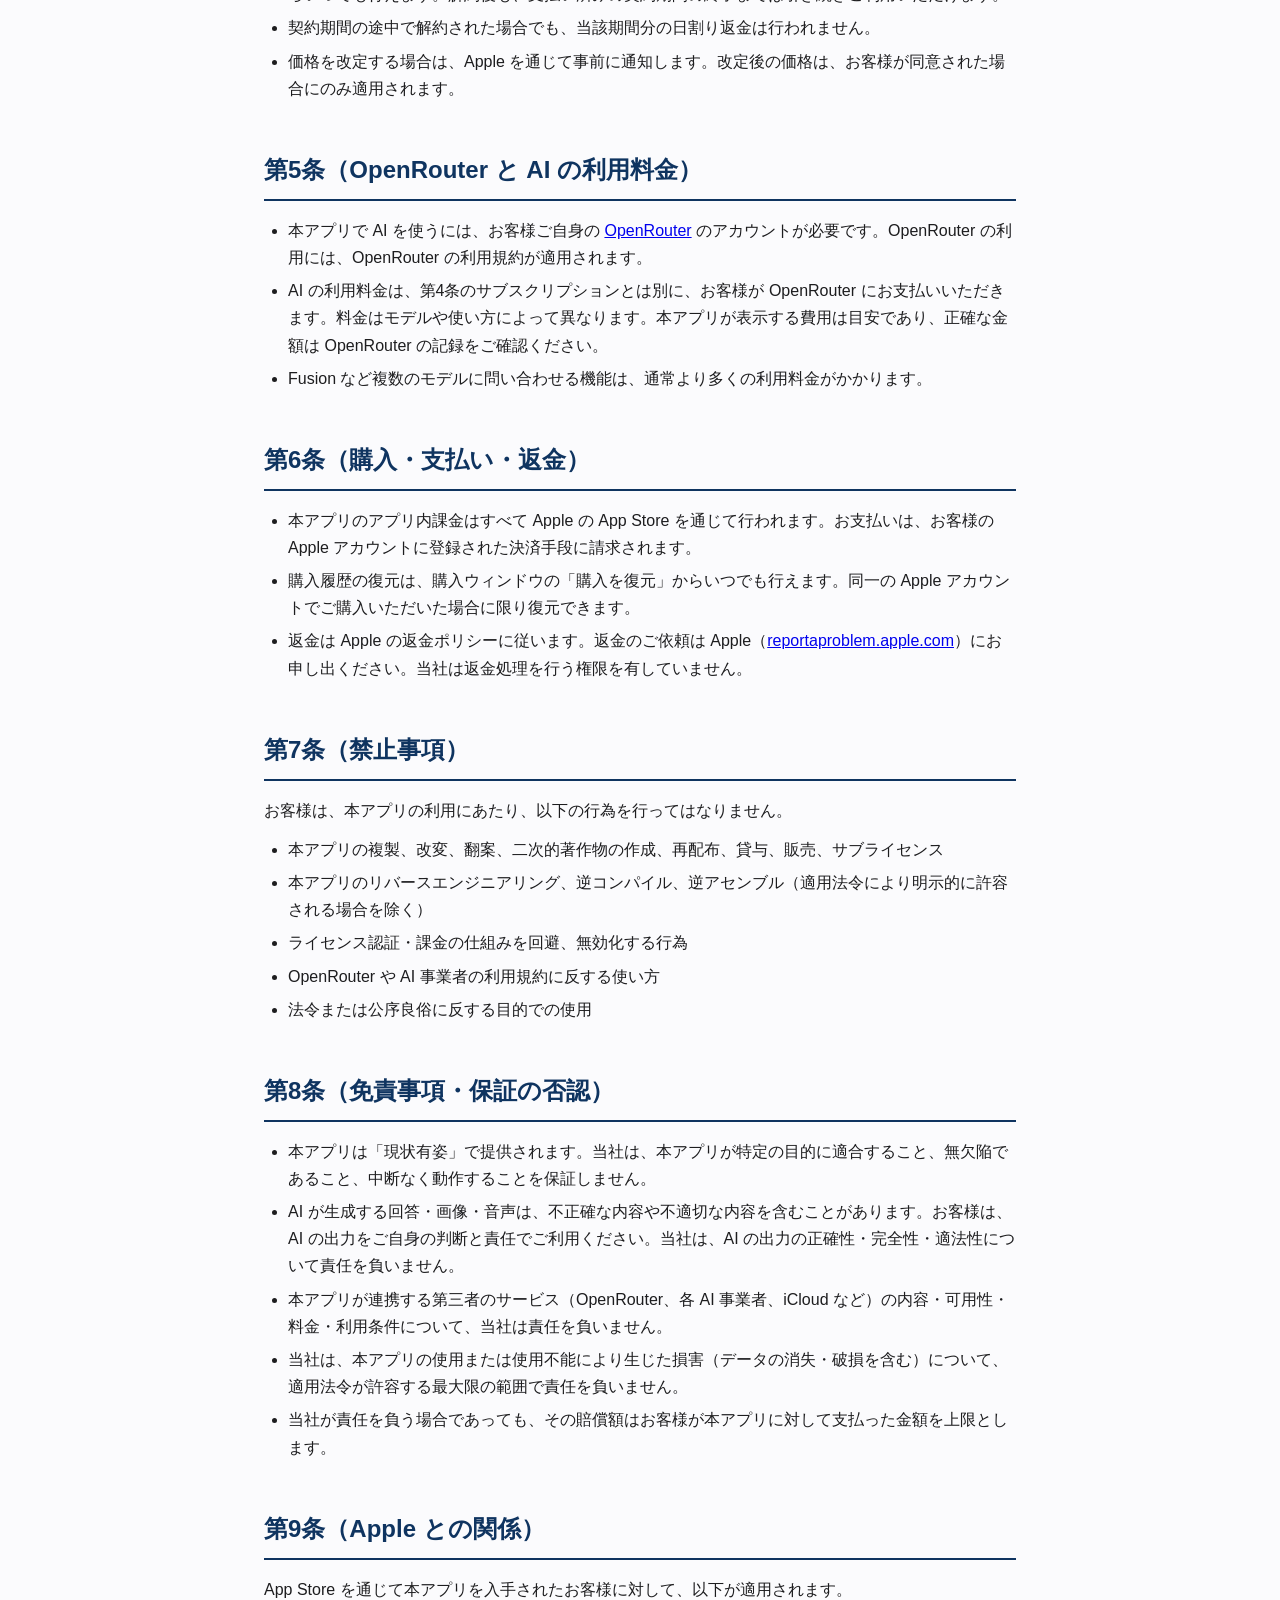
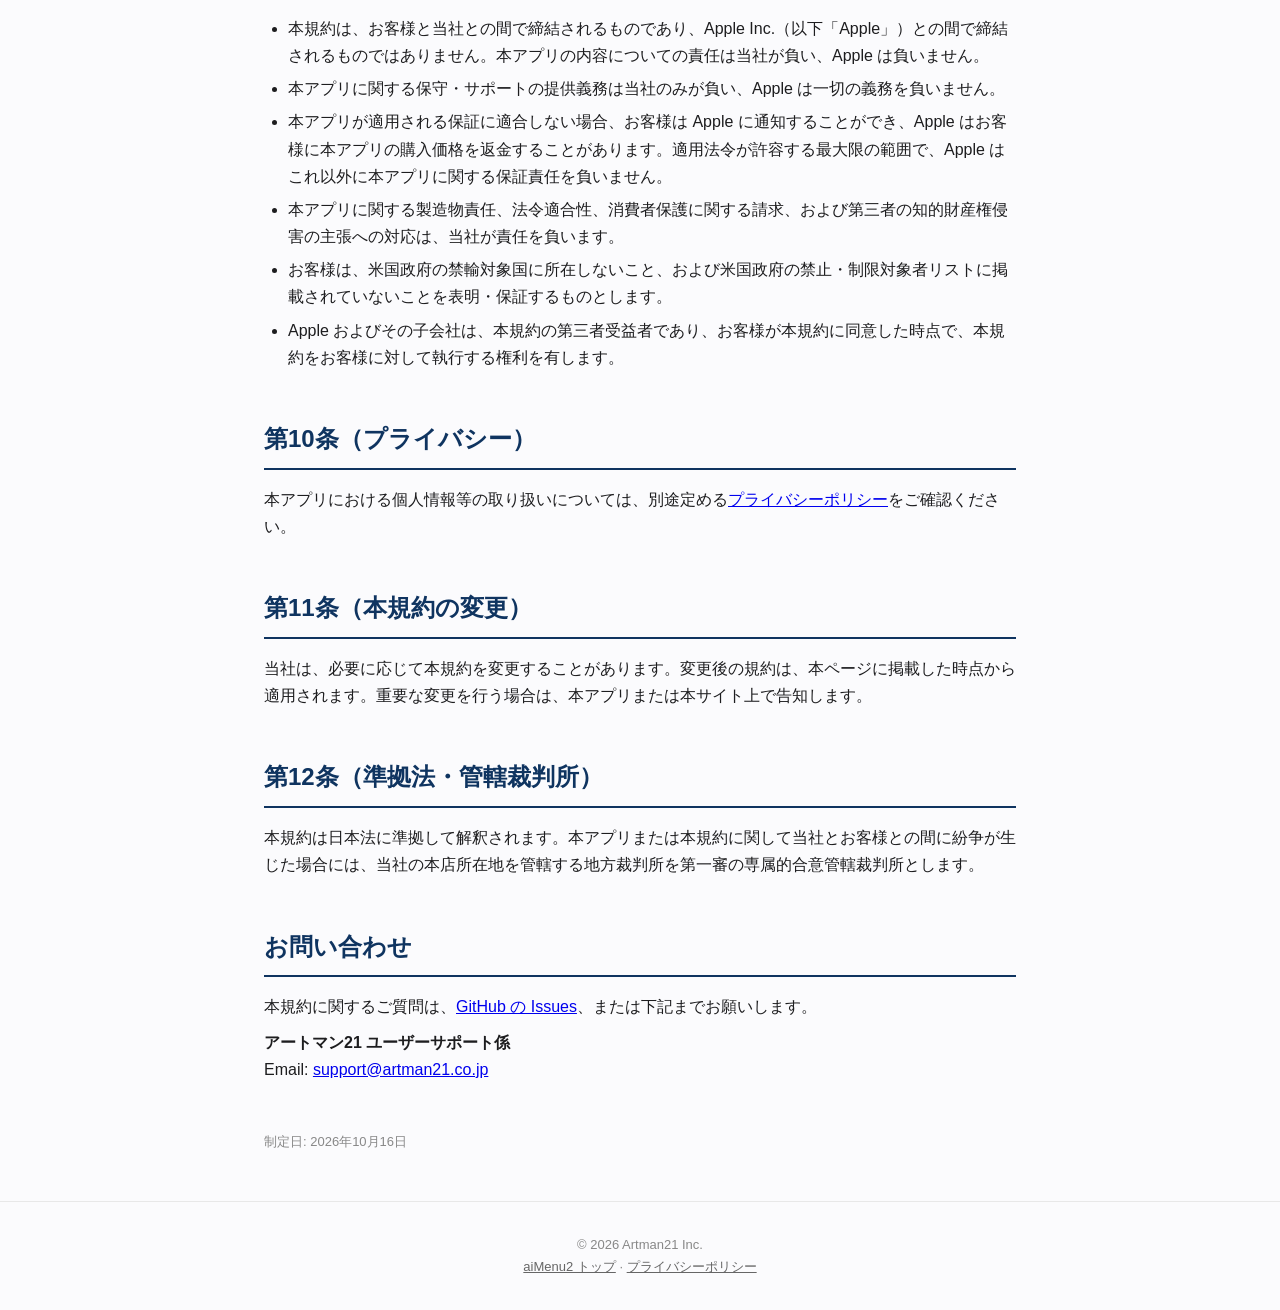
<file: docs/ja/terms.html>
<!DOCTYPE html>
<html lang="ja">
<head>
<meta charset="utf-8">
<meta name="viewport" content="width=device-width, initial-scale=1">
<title>利用規約 - aiMenu2</title>
<link rel="stylesheet" href="../style.css?v=3">
</head>
<body>
<nav>
  <a href="../en/terms.html">English</a>
  <a href="./">aiMenu2 トップ</a>
  <a href="privacy.html">プライバシーポリシー</a>
</nav>
<header>
  <h1>利用規約</h1>
  <p>aiMenu2 エンドユーザーライセンス契約</p>
</header>
<main>
<section>
<h2>第1条（本規約の適用）</h2>
<p>本利用規約（以下「本規約」）は、合資会社アートマン弐壱（以下「当社」）が提供する macOS 用アプリケーション「aiMenu2」（以下「本アプリ」）の利用条件を定めるものです。お客様が本アプリをインストールまたは使用した時点で、本規約に同意したものとみなします。本規約に定めのない事項には、Apple の標準エンドユーザーライセンス契約（<a href="https://www.apple.com/legal/internet-services/itunes/dev/stdeula/">Apple Standard EULA</a>）が適用されます。</p>
</section>

<section>
<h2>第2条（ライセンスの許諾）</h2>
<p>当社は、お客様に対し、本規約に従って本アプリを使用する、譲渡不能・非独占的なライセンスを許諾します。</p>
<ul>
<li>本アプリは、お客様が所有または管理する Apple ブランドの製品でのみ使用できます。</li>
<li>本アプリの著作権その他の知的財産権は当社に帰属します。本規約は本アプリの販売ではなく、使用許諾です。</li>
<li>Apple Media Services 利用規約で認められる範囲で、お客様の Apple アカウントに紐づく他の端末でも使用できます。</li>
</ul>
</section>

<section>
<h2>第3条（無料試用期間）</h2>
<p>本アプリは、インストールから <strong>7 日間</strong>、無料でお試しいただけます。</p>
<ul>
<li>試用期間中の課金は一切発生しません。試用の開始・終了にあたって、お客様が解約手続きをする必要はありません。</li>
<li>試用期間が終了したあとは、AI の回答のたびにサブスクリプションの登録をお願いする画面が表示されます。第4条のサブスクリプションにご登録いただくと、この画面は表示されなくなります。</li>
<li>試用期間が終了しても、保存されている会話の履歴が失われることはありません。</li>
</ul>
</section>

<section>
<h2>第4条（サブスクリプション）</h2>
<ul>
<li><strong>名称</strong>：aiMenu2 月額プラン ／ aiMenu2 年額プラン</li>
<li><strong>価格</strong>：月額 200 円 ／ 年額 1,500 円（App Store に表示される価格が優先します）</li>
<li><strong>期間</strong>：1 か月 ／ 1 年間（自動更新）</li>
<li><strong>内容</strong>：契約期間中、本アプリのすべての機能をご利用いただけます。</li>
</ul>
<p style="margin-top: 16px;"><strong>自動更新について</strong></p>
<ul>
<li>ご購入の確定時に、お客様の Apple アカウントに料金が請求されます。</li>
<li>サブスクリプションは、現在の契約期間の終了の <strong>24 時間前まで</strong>に自動更新をオフにしない限り、自動的に更新されます。</li>
<li>更新料金は、現在の契約期間の終了前 24 時間以内に請求されます。</li>
<li>解約は、Mac の App Store またはシステム設定の「Apple アカウント」＞「サブスクリプション」からいつでも行えます。解約後も、支払い済みの契約期間の終了までは引き続きご利用いただけます。</li>
<li>契約期間の途中で解約された場合でも、当該期間分の日割り返金は行われません。</li>
<li>価格を改定する場合は、Apple を通じて事前に通知します。改定後の価格は、お客様が同意された場合にのみ適用されます。</li>
</ul>
</section>

<section>
<h2>第5条（OpenRouter と AI の利用料金）</h2>
<ul>
<li>本アプリで AI を使うには、お客様ご自身の <a href="https://openrouter.ai/">OpenRouter</a> のアカウントが必要です。OpenRouter の利用には、OpenRouter の利用規約が適用されます。</li>
<li>AI の利用料金は、第4条のサブスクリプションとは別に、お客様が OpenRouter にお支払いいただきます。料金はモデルや使い方によって異なります。本アプリが表示する費用は目安であり、正確な金額は OpenRouter の記録をご確認ください。</li>
<li>Fusion など複数のモデルに問い合わせる機能は、通常より多くの利用料金がかかります。</li>
</ul>
</section>

<section>
<h2>第6条（購入・支払い・返金）</h2>
<ul>
<li>本アプリのアプリ内課金はすべて Apple の App Store を通じて行われます。お支払いは、お客様の Apple アカウントに登録された決済手段に請求されます。</li>
<li>購入履歴の復元は、購入ウィンドウの「購入を復元」からいつでも行えます。同一の Apple アカウントでご購入いただいた場合に限り復元できます。</li>
<li>返金は Apple の返金ポリシーに従います。返金のご依頼は Apple（<a href="https://reportaproblem.apple.com/">reportaproblem.apple.com</a>）にお申し出ください。当社は返金処理を行う権限を有していません。</li>
</ul>
</section>

<section>
<h2>第7条（禁止事項）</h2>
<p>お客様は、本アプリの利用にあたり、以下の行為を行ってはなりません。</p>
<ul>
<li>本アプリの複製、改変、翻案、二次的著作物の作成、再配布、貸与、販売、サブライセンス</li>
<li>本アプリのリバースエンジニアリング、逆コンパイル、逆アセンブル（適用法令により明示的に許容される場合を除く）</li>
<li>ライセンス認証・課金の仕組みを回避、無効化する行為</li>
<li>OpenRouter や AI 事業者の利用規約に反する使い方</li>
<li>法令または公序良俗に反する目的での使用</li>
</ul>
</section>

<section>
<h2>第8条（免責事項・保証の否認）</h2>
<ul>
<li>本アプリは「現状有姿」で提供されます。当社は、本アプリが特定の目的に適合すること、無欠陥であること、中断なく動作することを保証しません。</li>
<li>AI が生成する回答・画像・音声は、不正確な内容や不適切な内容を含むことがあります。お客様は、AI の出力をご自身の判断と責任でご利用ください。当社は、AI の出力の正確性・完全性・適法性について責任を負いません。</li>
<li>本アプリが連携する第三者のサービス（OpenRouter、各 AI 事業者、iCloud など）の内容・可用性・料金・利用条件について、当社は責任を負いません。</li>
<li>当社は、本アプリの使用または使用不能により生じた損害（データの消失・破損を含む）について、適用法令が許容する最大限の範囲で責任を負いません。</li>
<li>当社が責任を負う場合であっても、その賠償額はお客様が本アプリに対して支払った金額を上限とします。</li>
</ul>
</section>

<section>
<h2>第9条（Apple との関係）</h2>
<p>App Store を通じて本アプリを入手されたお客様に対して、以下が適用されます。</p>
<ul>
<li>本規約は、お客様と当社との間で締結されるものであり、Apple Inc.（以下「Apple」）との間で締結されるものではありません。本アプリの内容についての責任は当社が負い、Apple は負いません。</li>
<li>本アプリに関する保守・サポートの提供義務は当社のみが負い、Apple は一切の義務を負いません。</li>
<li>本アプリが適用される保証に適合しない場合、お客様は Apple に通知することができ、Apple はお客様に本アプリの購入価格を返金することがあります。適用法令が許容する最大限の範囲で、Apple はこれ以外に本アプリに関する保証責任を負いません。</li>
<li>本アプリに関する製造物責任、法令適合性、消費者保護に関する請求、および第三者の知的財産権侵害の主張への対応は、当社が責任を負います。</li>
<li>お客様は、米国政府の禁輸対象国に所在しないこと、および米国政府の禁止・制限対象者リストに掲載されていないことを表明・保証するものとします。</li>
<li>Apple およびその子会社は、本規約の第三者受益者であり、お客様が本規約に同意した時点で、本規約をお客様に対して執行する権利を有します。</li>
</ul>
</section>

<section>
<h2>第10条（プライバシー）</h2>
<p>本アプリにおける個人情報等の取り扱いについては、別途定める<a href="privacy.html">プライバシーポリシー</a>をご確認ください。</p>
</section>

<section>
<h2>第11条（本規約の変更）</h2>
<p>当社は、必要に応じて本規約を変更することがあります。変更後の規約は、本ページに掲載した時点から適用されます。重要な変更を行う場合は、本アプリまたは本サイト上で告知します。</p>
</section>

<section>
<h2>第12条（準拠法・管轄裁判所）</h2>
<p>本規約は日本法に準拠して解釈されます。本アプリまたは本規約に関して当社とお客様との間に紛争が生じた場合には、当社の本店所在地を管轄する地方裁判所を第一審の専属的合意管轄裁判所とします。</p>
</section>

<section>
<h2>お問い合わせ</h2>
<p>本規約に関するご質問は、<a href="https://github.com/cometheart314/aiMenu2-docs/issues">GitHub の Issues</a>、または下記までお願いします。</p>
<p style="margin-top: 8px;"><strong>アートマン21 ユーザーサポート係</strong><br>
Email: <a href="mailto:support@artman21.co.jp">support@artman21.co.jp</a></p>
</section>

<p style="margin-top: 48px; font-size: 13px; color: #888;">制定日: 2026年10月16日</p>
</main>
<footer>
  &copy; 2026 Artman21 Inc.<br>
  <a href="./">aiMenu2 トップ</a> &middot; <a href="privacy.html">プライバシーポリシー</a>
</footer>
</body>
</html>
</file>
<file: docs/style.css>
* { margin: 0; padding: 0; box-sizing: border-box; }
body {
  font-family: -apple-system, BlinkMacSystemFont, "Hiragino Sans", "Segoe UI", Roboto, sans-serif;
  color: #1d1d1f;
  background: #fbfbfd;
  line-height: 1.7;
}
header {
  background: linear-gradient(135deg, #1a1a2e 0%, #16213e 50%, #0f3460 100%);
  color: #fff;
  padding: 60px 24px;
  text-align: center;
}
header h1 { font-size: 36px; font-weight: 700; margin-bottom: 12px; }
header p { font-size: 18px; color: #c8d6e5; max-width: 600px; margin: 0 auto; }
nav {
  background: rgba(255,255,255,0.92);
  backdrop-filter: blur(10px);
  border-bottom: 1px solid #e0e0e0;
  padding: 12px 24px;
  text-align: right;
  position: sticky;
  top: 0;
  z-index: 10;
}
nav a { color: #0066cc; text-decoration: none; font-size: 14px; margin-left: 16px; }
nav a:hover { text-decoration: underline; }
main { max-width: 800px; margin: 0 auto; padding: 48px 24px; }
section { margin-bottom: 48px; }
section h2 {
  font-size: 24px;
  font-weight: 600;
  margin-bottom: 16px;
  padding-bottom: 8px;
  border-bottom: 2px solid #0f3460;
  color: #0f3460;
}
ul { padding-left: 24px; margin-top: 8px; }
li { margin-bottom: 6px; }
.features-grid {
  display: grid;
  grid-template-columns: repeat(auto-fit, minmax(220px, 1fr));
  gap: 20px;
  margin-top: 16px;
}
.feature-card {
  background: #fff;
  border: 1px solid #e8e8e8;
  border-radius: 12px;
  padding: 20px;
}
.feature-card h3 { font-size: 16px; margin-bottom: 8px; color: #0f3460; }
.feature-card p { font-size: 14px; color: #555; }
/* 機能カード内のスクリーンショット・サムネイル（クリックで原寸を開く） */
.feature-card .shot {
  display: block;
  margin-top: 12px;
  border: 1px solid #e0e0e0;
  border-radius: 6px;
  background: #f5f5f7;
  overflow: hidden;
}
.feature-card .shot img {
  display: block;
  width: 100%;
  height: 120px;
  object-fit: contain;
  transition: transform 0.2s ease;
}
.feature-card .shot:hover { border-color: #0066cc; }
.feature-card .shot:hover img { transform: scale(1.04); }

/* スクリーンショット・ビューア (shots.html) */
main.wide { max-width: 1100px; }
.viewer-head {
  display: flex;
  justify-content: space-between;
  align-items: center;
  gap: 16px;
  margin-bottom: 20px;
}
.viewer-head .btn { margin-top: 0; margin-right: 0; }
.counter { font-size: 14px; color: #888; white-space: nowrap; }
.viewer-title {
  font-size: 22px;
  font-weight: 600;
  color: #0f3460;
  margin-bottom: 16px;
}
.viewer-stage {
  background: #f5f5f7;
  border: 1px solid #e0e0e0;
  border-radius: 12px;
  padding: 16px;
  text-align: center;
}
.viewer-stage img {
  max-width: 100%;
  max-height: 72vh;
  height: auto;
  border-radius: 6px;
}
.viewer-nav {
  display: flex;
  gap: 12px;
  justify-content: center;
  margin-top: 20px;
}
.viewer-nav .btn { margin-top: 0; margin-right: 0; }
button.btn {
  font: inherit;
  cursor: pointer;
  border: 1px solid #0066cc;
}
.viewer-hint {
  text-align: center;
  font-size: 13px;
  color: #888;
  margin-top: 16px;
}
.viewer-desc {
  max-width: 800px;
  margin: 20px auto 0;
  font-size: 14px;
  color: #555;
}
@media (max-width: 520px) {
  .viewer-head { flex-direction: column; align-items: flex-start; gap: 8px; }
}
.btn {
  display: inline-block;
  background: #0066cc;
  color: #fff;
  padding: 12px 28px;
  border-radius: 8px;
  text-decoration: none;
  font-weight: 500;
  margin-top: 8px;
  margin-right: 8px;
}
.btn:hover { background: #0055aa; }
.btn-secondary {
  background: transparent;
  color: #0066cc;
  border: 1px solid #0066cc;
}
.btn-secondary:hover { background: #f0f4ff; }
footer {
  text-align: center;
  padding: 32px 24px;
  color: #888;
  font-size: 13px;
  border-top: 1px solid #e8e8e8;
}
footer a { color: #666; }
.license-note { font-size: 14px; color: #666; margin-top: 8px; }
.markdown-body h1 { font-size: 24px; font-weight: 600; margin-bottom: 16px; padding-bottom: 8px; border-bottom: 2px solid #0f3460; color: #0f3460; }
.markdown-body h2 { font-size: 20px; font-weight: 600; margin-top: 32px; margin-bottom: 12px; color: #1d1d1f; }
.markdown-body ul { padding-left: 24px; margin-top: 8px; }
.markdown-body li { margin-bottom: 6px; }
.markdown-body h3 { font-size: 17px; font-weight: 600; margin-top: 24px; margin-bottom: 10px; color: #0f3460; }
.markdown-body p { margin-top: 10px; }
.markdown-body hr { border: 0; border-top: 1px solid #e8e8e8; margin: 32px 0 16px; }
.markdown-body code { font-family: ui-monospace, SFMono-Regular, Menlo, monospace; font-size: 13px; background: #f5f5f7; padding: 2px 5px; border-radius: 4px; }
.markdown-body table { width: 100%; border-collapse: collapse; margin-top: 12px; font-size: 14px; }
.markdown-body th, .markdown-body td { text-align: left; padding: 10px 14px; border-bottom: 1px solid #e8e8e8; vertical-align: top; }
.markdown-body td:first-child { width: 30%; color: #0f3460; font-weight: 600; background: #f5f8fc; }
.markdown-body thead { display: none; }

/* aiMenu2 */
header .appicon { width: 96px; height: 96px; margin-bottom: 16px; }
.steps { padding-left: 24px; margin-top: 8px; }
.steps li { margin-bottom: 10px; }
.note { font-size: 14px; color: #666; margin-top: 8px; }
.callout {
  background: #fff8e6;
  border: 1px solid #f0d58a;
  border-radius: 8px;
  padding: 12px 16px;
  margin-top: 12px;
  font-size: 14px;
}
table.macros { width: 100%; border-collapse: collapse; margin-top: 12px; font-size: 14px; }
table.macros th, table.macros td { text-align: left; padding: 8px 12px; border-bottom: 1px solid #e8e8e8; vertical-align: top; }
table.macros th { color: #0f3460; }
table.macros code, p code, li code { font-family: ui-monospace, SFMono-Regular, Menlo, monospace; font-size: 13px; background: #f5f5f7; padding: 2px 5px; border-radius: 4px; white-space: nowrap; }
kbd { font-family: inherit; font-size: 13px; background: #f5f5f7; border: 1px solid #ccc; border-bottom-width: 2px; border-radius: 4px; padding: 0 5px; }
dl.faq dt { font-weight: 600; margin-top: 18px; color: #0f3460; }
dl.faq dd { margin: 4px 0 0 0; }
main p + p, main ul + p, main table + p, main p + ul { margin-top: 12px; }
section h3 { font-size: 18px; color: #0f3460; margin: 28px 0 8px; }
.callout + p { margin-top: 12px; }
/* 見出しの下の説明文を、広い画面では1行に収める（狭い画面では折り返す） */
header p { max-width: 800px; }

/* マニュアル（manual.html） */
.toc { background: #fff; border: 1px solid #e8e8e8; border-radius: 12px; padding: 16px 24px; }
.toc ol { padding-left: 20px; margin: 0; }
.toc ol ol { margin-top: 4px; }
.toc li { margin-bottom: 4px; }
.toc a { color: #0066cc; text-decoration: none; }
figure.shot { margin: 16px 0 20px; text-align: center; }
figure.shot img { max-width: 100%; height: auto; border: 1px solid #ddd; border-radius: 8px; box-shadow: 0 4px 16px rgba(0,0,0,0.08); }
figure.shot.small img { max-width: 420px; }
figure.shot figcaption { font-size: 13px; color: #777; margin-top: 6px; }
.manual section h3 { margin-top: 32px; }
.manual dl dt { font-weight: 600; margin-top: 12px; }
.manual dl dd { margin: 2px 0 0 0; }
.icon-label { font-weight: 600; color: #0f3460; }

@media print {
  nav, footer, .no-print { display: none !important; }
  header { padding: 32px 24px; -webkit-print-color-adjust: exact; print-color-adjust: exact; }
  body { background: #fff; font-size: 12.5px; }
  main { padding: 16px 0; max-width: none; }
  section { margin-bottom: 24px; }
  .manual > section { break-before: page; }
  .manual > section.toc-section { break-before: auto; }
  figure.shot { break-inside: avoid; }
  figure.shot img { box-shadow: none; max-height: 330px; width: auto; }
  h2, h3 { break-after: avoid; }
  a { color: #1d1d1f; text-decoration: none; }
  .callout { -webkit-print-color-adjust: exact; print-color-adjust: exact; }
}
@page { size: A4; margin: 16mm 16mm 18mm; }
</file>
